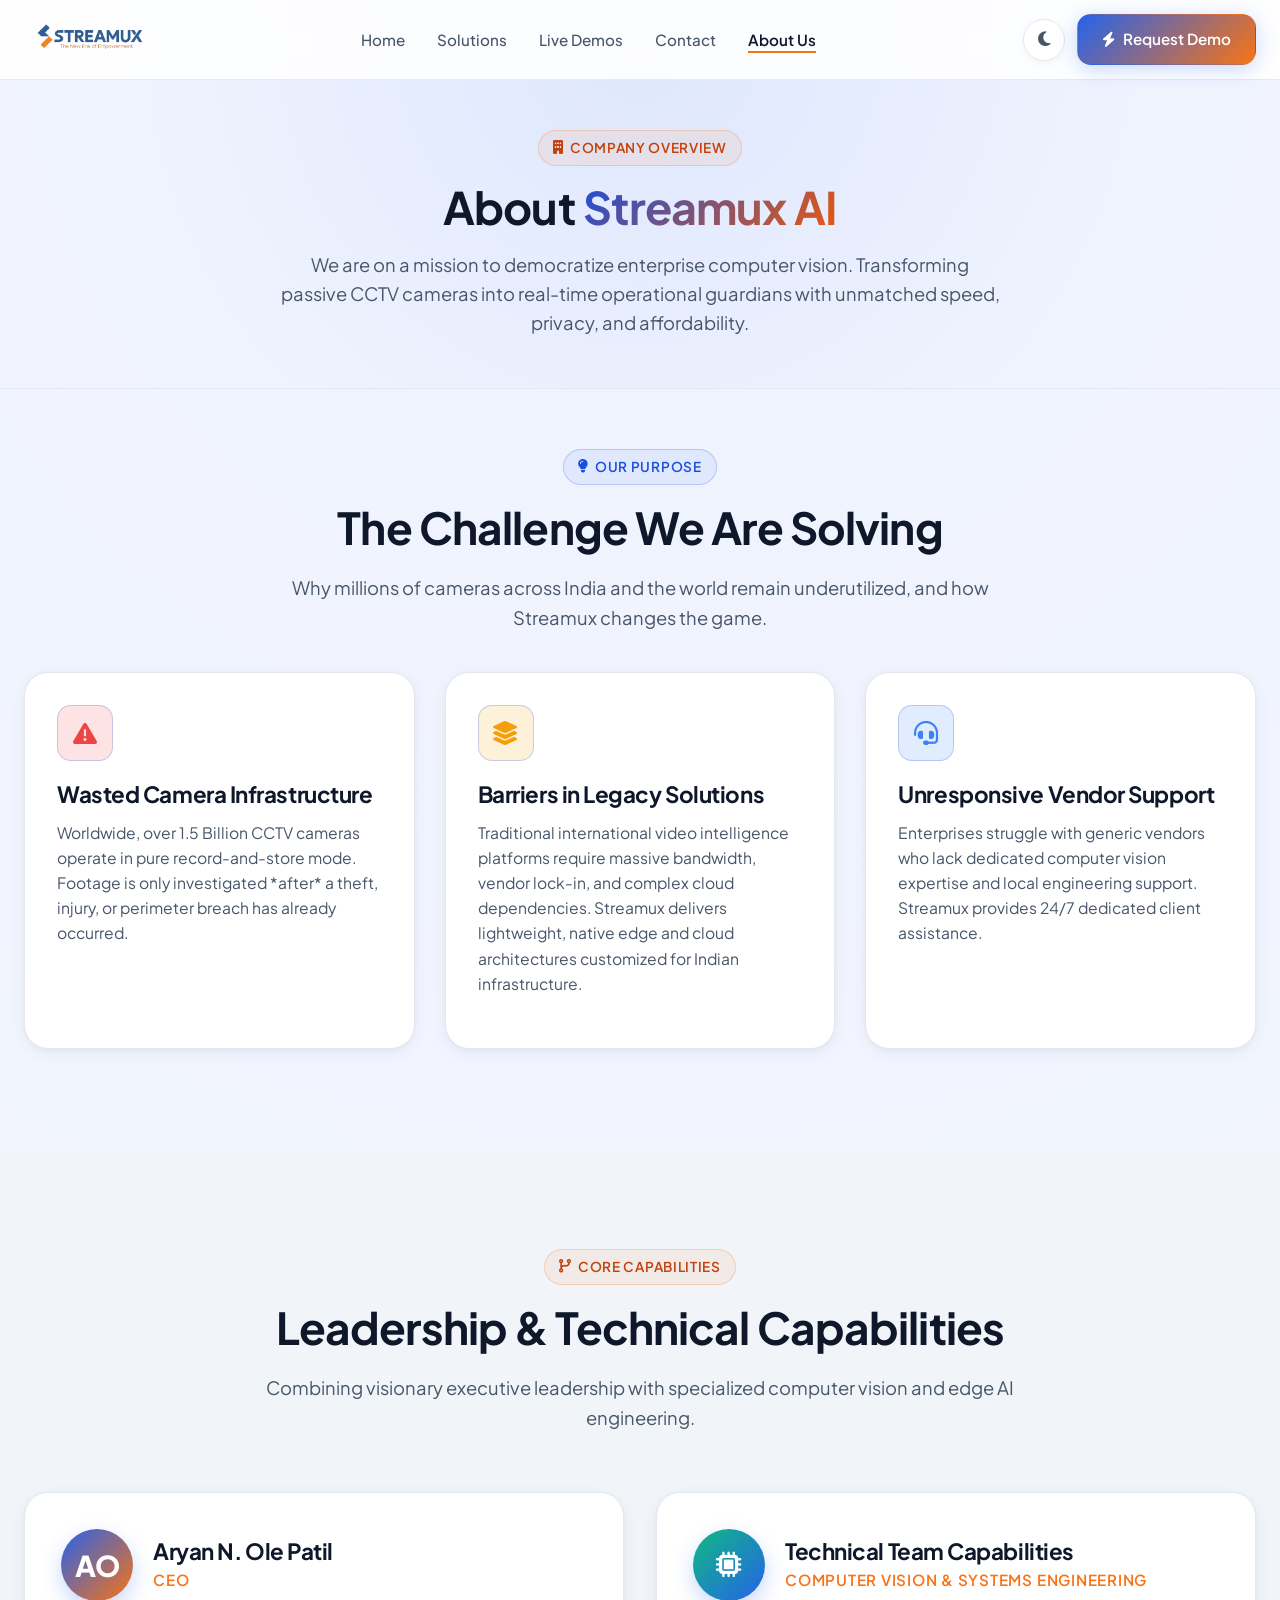
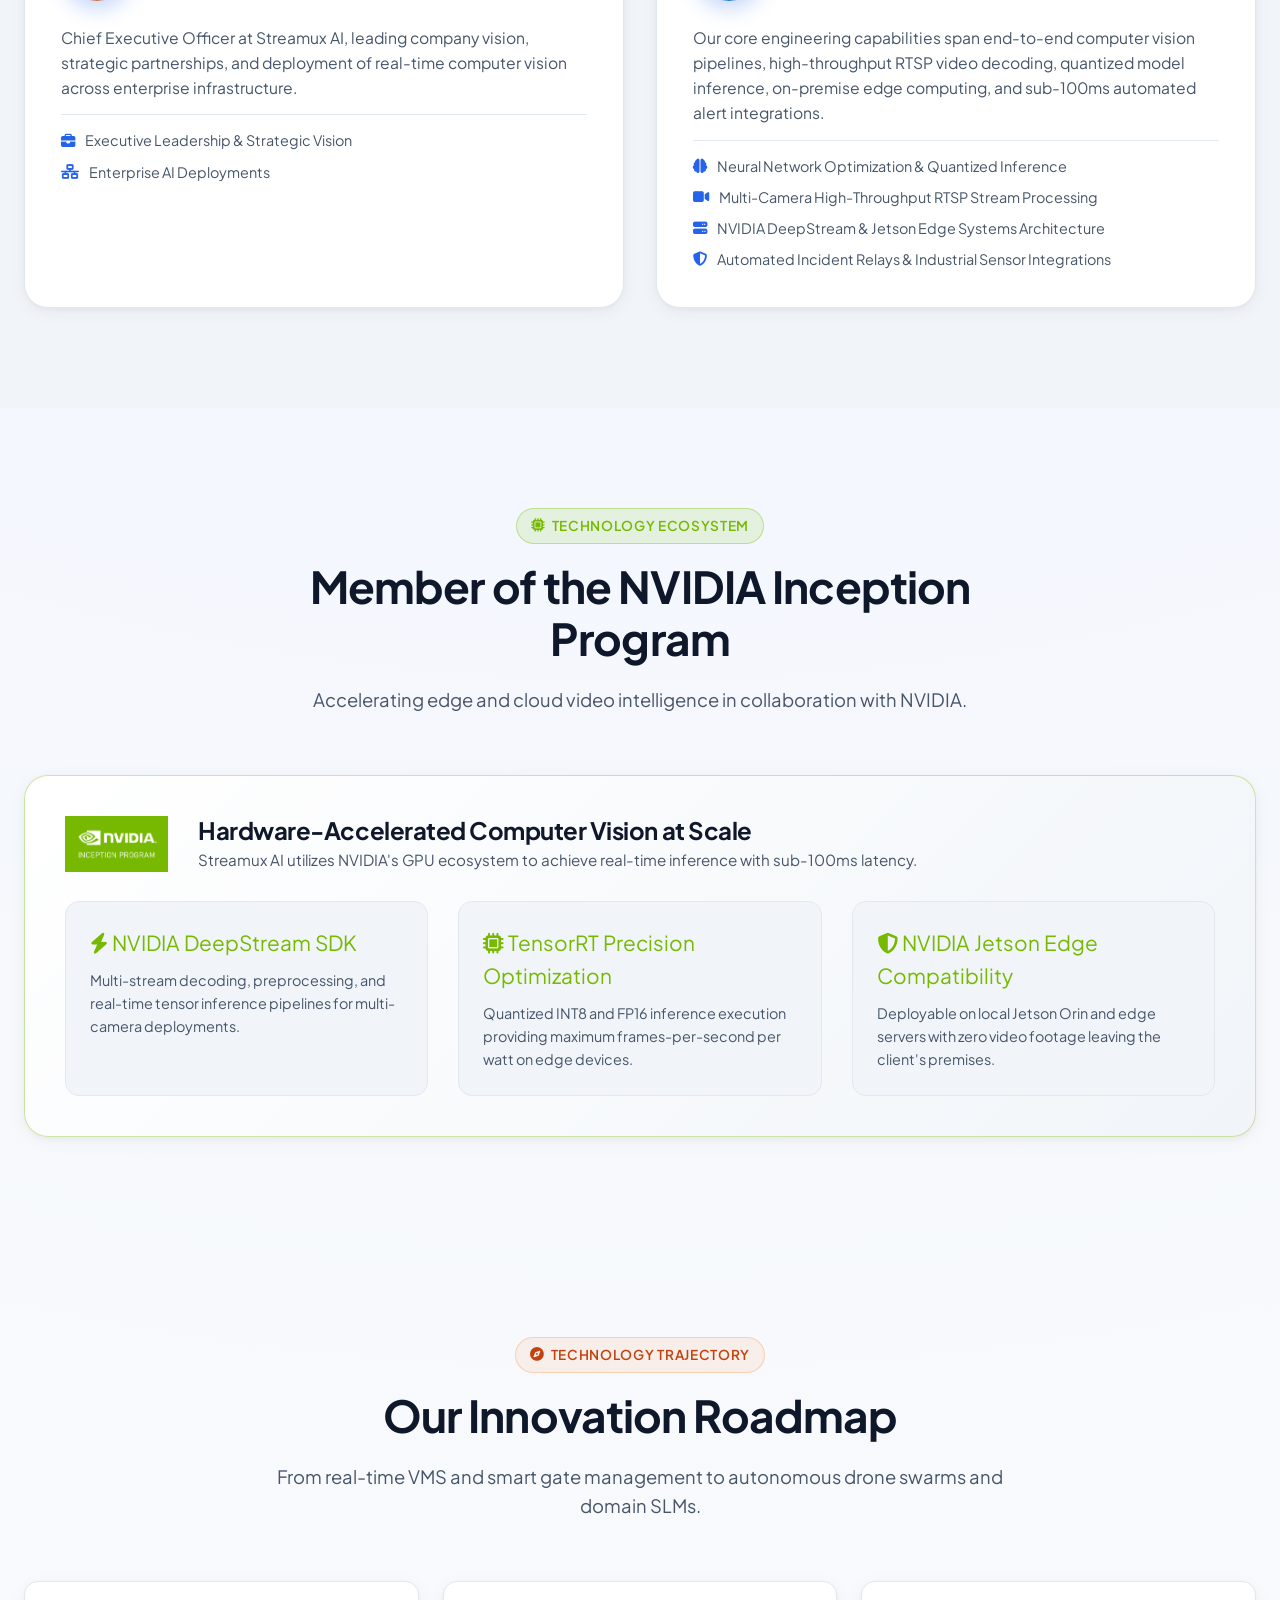
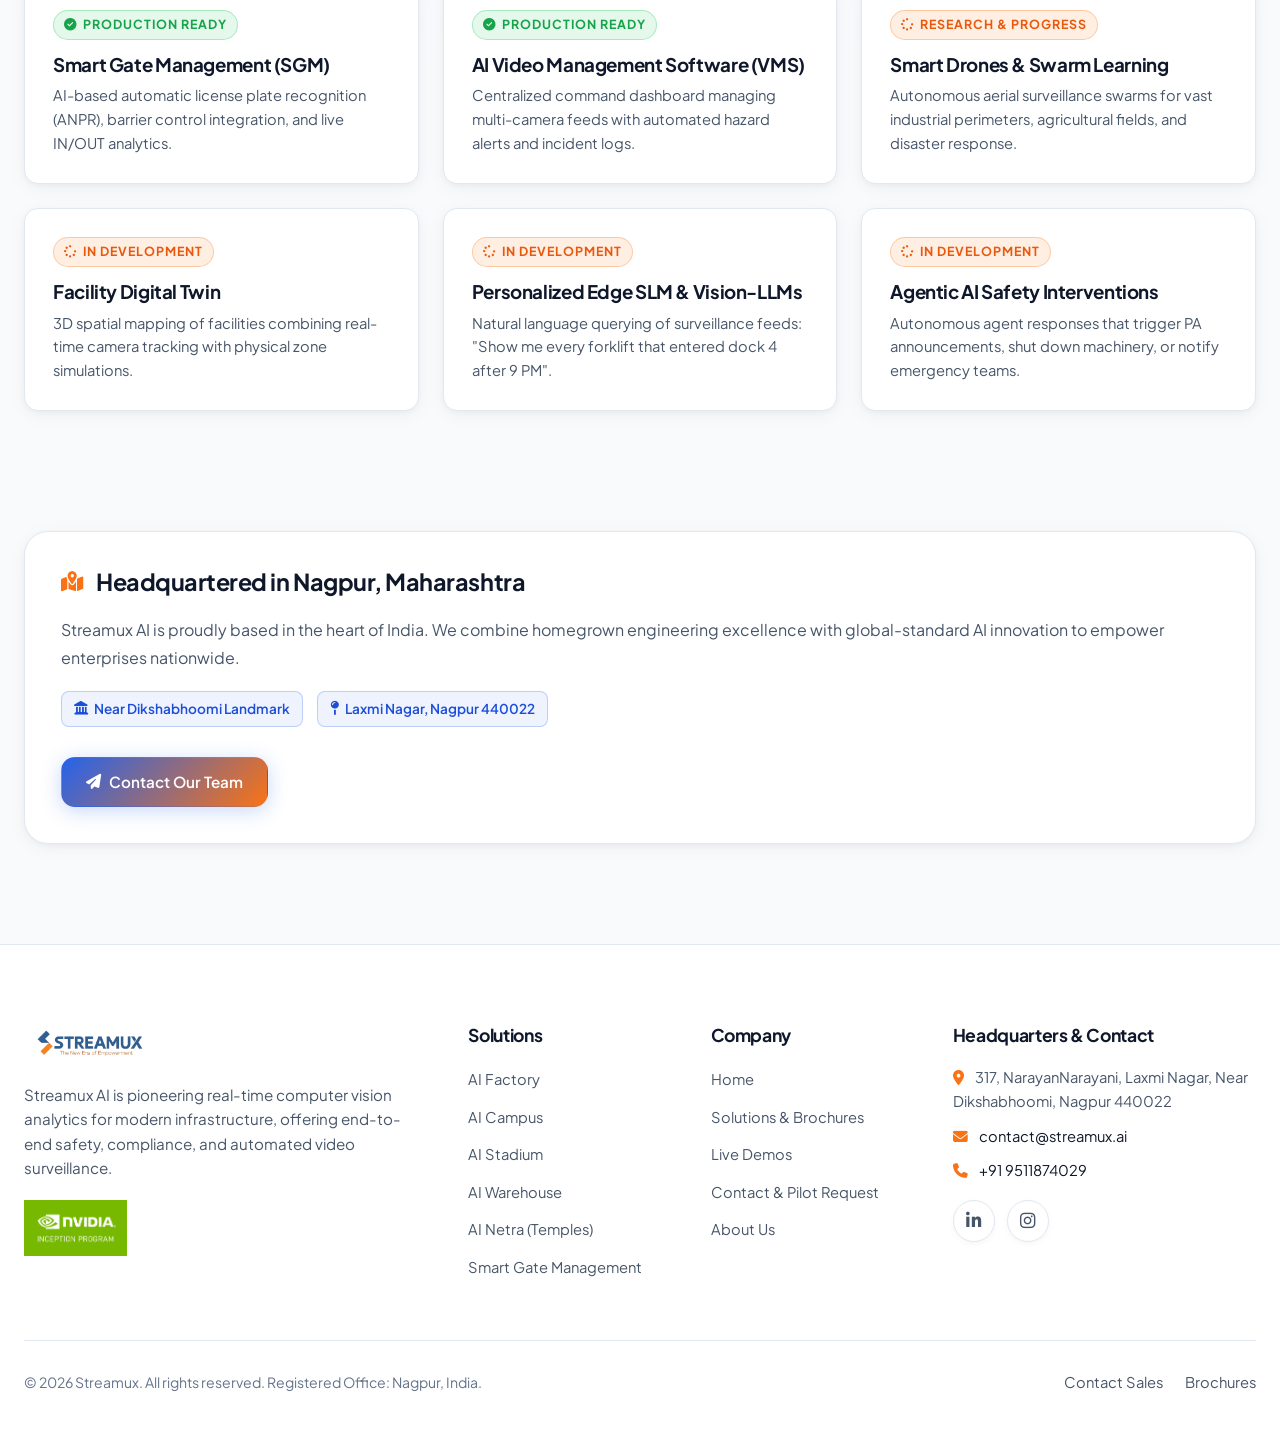
<file: about.html>
<!DOCTYPE html>
<html lang="en">
<head>
  <meta charset="UTF-8">
  <meta name="viewport" content="width=device-width, initial-scale=1.0">
  <title>About Us | Streamux AI - The New Era of Empowerment</title>
  <meta name="description" content="Learn about Streamux AI, an NVIDIA Inception Program member led by CEO Aryan N. Ole Patil, democratizing real-time video analytics and AI surveillance.">
  
  <!-- Preload Theme Script to Prevent Flash -->
  <script>
    (function() {
      const theme = localStorage.getItem('streamux-theme') || 'light';
      document.documentElement.setAttribute('data-theme', theme);
    })();
  </script>

  <!-- Preconnect Google Fonts -->
  <link rel="preconnect" href="https://fonts.googleapis.com">
  <link rel="preconnect" href="https://fonts.gstatic.com" crossorigin>
  <link href="https://fonts.googleapis.com/css2?family=Plus+Jakarta+Sans:ital,wght@0,300;0,400;0,500;0,600;0,700;0,800;1,400&family=JetBrains+Mono:wght@400;500;700&display=swap" rel="stylesheet">

  <!-- FontAwesome 6 Free -->
  <link rel="stylesheet" href="https://cdnjs.cloudflare.com/ajax/libs/font-awesome/6.4.0/css/all.min.css" integrity="sha512-iecdLmaskl7CVkqkXNQ/ZH/XLlvWZOJyj7Yy7tcenmpD1ypASozpmT/E0iPtmFIB46ZmdtAc9eNBvH0H/ZpiBw==" crossorigin="anonymous" referrerpolicy="no-referrer" />
  
  <link rel="stylesheet" href="css/style.css?v=2.6">
  <link rel="icon" type="image/jpeg" href="assets/logo/Streamux_Logo.jpg">
</head>
<body>

  <!-- Navigation Bar -->
  <nav class="navbar" id="navbar">
    <div class="navbar-container">
      <a href="index.html" class="brand-logo">
        <img src="assets/logo/Streamux_The_New_Era_Of_Empowerment.png" alt="Streamux AI">
      </a>
      
      <ul class="nav-menu" id="navMenu">
        <li><a href="index.html" class="nav-link">Home</a></li>
        <li><a href="solutions.html" class="nav-link">Solutions</a></li>
        <li><a href="demos.html" class="nav-link">Live Demos</a></li>
        <li><a href="contact.html" class="nav-link">Contact</a></li>
        <li><a href="about.html" class="nav-link active">About Us</a></li>
      </ul>

      <div class="nav-actions">
        <button class="theme-toggle-btn" id="themeToggle" aria-label="Toggle dark/light mode" title="Toggle theme">
          <i class="fas fa-moon"></i>
        </button>
        <a href="contact.html" class="btn btn-primary">
          <i class="fas fa-bolt"></i> Request Demo
        </a>
      </div>

      <button class="mobile-toggle" id="mobileNavToggle" aria-label="Toggle navigation menu">
        <i class="fas fa-bars"></i>
      </button>
    </div>
  </nav>

  <!-- Subpage Hero -->
  <header class="subpage-hero">
    <div class="badge badge-orange"><i class="fas fa-building"></i> Company Overview</div>
    <h1>About <span class="gradient-text">Streamux AI</span></h1>
    <p>
      We are on a mission to democratize enterprise computer vision. Transforming passive CCTV cameras into real-time operational guardians with unmatched speed, privacy, and affordability.
    </p>
  </header>

  <!-- Mission & Problem Statement -->
  <section class="section" style="padding-top: 60px;">
    <div class="section-header" style="margin-bottom: 40px;">
      <div class="badge"><i class="fas fa-lightbulb"></i> Our Purpose</div>
      <h2 class="section-title">The Challenge We Are Solving</h2>
      <p class="section-subtitle">Why millions of cameras across India and the world remain underutilized, and how Streamux changes the game.</p>
    </div>

    <div class="grid-3">
      <div class="card">
        <div class="card-icon" style="color: #EF4444; background: rgba(239, 68, 68, 0.15);"><i class="fas fa-exclamation-triangle"></i></div>
        <h3 class="card-title">Wasted Camera Infrastructure</h3>
        <p class="card-desc">
          Worldwide, over 1.5 Billion CCTV cameras operate in pure record-and-store mode. Footage is only investigated *after* a theft, injury, or perimeter breach has already occurred.
        </p>
      </div>

      <div class="card">
        <div class="card-icon" style="color: #F59E0B; background: rgba(245, 158, 11, 0.15);"><i class="fas fa-layer-group"></i></div>
        <h3 class="card-title">Barriers in Legacy Solutions</h3>
        <p class="card-desc">
          Traditional international video intelligence platforms require massive bandwidth, vendor lock-in, and complex cloud dependencies. Streamux delivers lightweight, native edge and cloud architectures customized for Indian infrastructure.
        </p>
      </div>

      <div class="card">
        <div class="card-icon" style="color: #3B82F6; background: rgba(59, 130, 246, 0.15);"><i class="fas fa-headset"></i></div>
        <h3 class="card-title">Unresponsive Vendor Support</h3>
        <p class="card-desc">
          Enterprises struggle with generic vendors who lack dedicated computer vision expertise and local engineering support. Streamux provides 24/7 dedicated client assistance.
        </p>
      </div>
    </div>
  </section>

  <!-- Founders & Leadership Section -->
  <section class="section section-alt">
    <div class="section-header">
      <div class="badge badge-orange"><i class="fas fa-code-branch"></i> Core Capabilities</div>
      <h2 class="section-title">Leadership & Technical Capabilities</h2>
      <p class="section-subtitle">Combining visionary executive leadership with specialized computer vision and edge AI engineering.</p>
    </div>

    <div class="founders-grid">
      <!-- Aryan N. Ole Patil -->
      <div class="founder-card">
        <div class="founder-header">
          <div class="founder-avatar" style="background: linear-gradient(135deg, #2563EB, #F97316);">AO</div>
          <div class="founder-title-info">
            <h3>Aryan N. Ole Patil</h3>
            <div class="founder-role">CEO</div>
          </div>
        </div>
        <p style="color: var(--text-muted); font-size: 0.98rem; line-height: 1.6;">
          Chief Executive Officer at Streamux AI, leading company vision, strategic partnerships, and deployment of real-time computer vision across enterprise infrastructure.
        </p>
        <div class="founder-credentials">
          <div class="credential-item">
            <i class="fas fa-briefcase"></i> Executive Leadership & Strategic Vision
          </div>
          <div class="credential-item">
            <i class="fas fa-network-wired"></i> Enterprise AI Deployments
          </div>
        </div>
      </div>

      <!-- Technical Team Capabilities -->
      <div class="founder-card">
        <div class="founder-header">
          <div class="founder-avatar" style="background: linear-gradient(135deg, #10B981, #2563EB);">
            <i class="fas fa-microchip" style="font-size: 1.6rem; color: #FFFFFF;"></i>
          </div>
          <div class="founder-title-info">
            <h3>Technical Team Capabilities</h3>
            <div class="founder-role">Computer Vision & Systems Engineering</div>
          </div>
        </div>
        <p style="color: var(--text-muted); font-size: 0.98rem; line-height: 1.6;">
          Our core engineering capabilities span end-to-end computer vision pipelines, high-throughput RTSP video decoding, quantized model inference, on-premise edge computing, and sub-100ms automated alert integrations.
        </p>
        <div class="founder-credentials">
          <div class="credential-item">
            <i class="fas fa-brain"></i> Neural Network Optimization & Quantized Inference
          </div>
          <div class="credential-item">
            <i class="fas fa-video"></i> Multi-Camera High-Throughput RTSP Stream Processing
          </div>
          <div class="credential-item">
            <i class="fas fa-server"></i> NVIDIA DeepStream & Jetson Edge Systems Architecture
          </div>
          <div class="credential-item">
            <i class="fas fa-shield-alt"></i> Automated Incident Relays & Industrial Sensor Integrations
          </div>
        </div>
      </div>
    </div>
  </section>

  <!-- NVIDIA Inception Program Deep Dive -->
  <section class="section" id="nvidia">
    <div class="section-header">
      <div class="badge" style="background: rgba(118, 185, 0, 0.12); border-color: rgba(118, 185, 0, 0.35); color: #76B900;">
        <i class="fas fa-microchip"></i> Technology Ecosystem
      </div>
      <h2 class="section-title">Member of the NVIDIA Inception Program</h2>
      <p class="section-subtitle">Accelerating edge and cloud video intelligence in collaboration with NVIDIA.</p>
    </div>

    <div class="card" style="border-color: rgba(118, 185, 0, 0.35); padding: 40px; background: var(--nvidia-banner-bg);">
      <div style="display: flex; gap: 30px; align-items: center; flex-wrap: wrap; margin-bottom: 28px;">
        <div class="nvidia-inception-pill nvidia-inception-pill--lg">
          <img src="assets/logo/Nvidia_Inception_Program.png" alt="NVIDIA Inception Program Member">
        </div>
        <div>
          <h3 style="font-size: 1.5rem; margin-bottom: 4px;">Hardware-Accelerated Computer Vision at Scale</h3>
          <p style="color: var(--text-muted); font-size: 0.95rem;">Streamux AI utilizes NVIDIA's GPU ecosystem to achieve real-time inference with sub-100ms latency.</p>
        </div>
      </div>

      <div class="grid-3" style="margin-top: 20px;">
        <div style="background: var(--bg-card-alt); padding: 24px; border-radius: var(--radius-md); border: 1px solid var(--border-light);">
          <div style="color: #76B900; font-size: 1.3rem; margin-bottom: 10px;"><i class="fas fa-bolt"></i> NVIDIA DeepStream SDK</div>
          <p style="color: var(--text-muted); font-size: 0.9rem;">Multi-stream decoding, preprocessing, and real-time tensor inference pipelines for multi-camera deployments.</p>
        </div>

        <div style="background: var(--bg-card-alt); padding: 24px; border-radius: var(--radius-md); border: 1px solid var(--border-light);">
          <div style="color: #76B900; font-size: 1.3rem; margin-bottom: 10px;"><i class="fas fa-microchip"></i> TensorRT Precision Optimization</div>
          <p style="color: var(--text-muted); font-size: 0.9rem;">Quantized INT8 and FP16 inference execution providing maximum frames-per-second per watt on edge devices.</p>
        </div>

        <div style="background: var(--bg-card-alt); padding: 24px; border-radius: var(--radius-md); border: 1px solid var(--border-light);">
          <div style="color: #76B900; font-size: 1.3rem; margin-bottom: 10px;"><i class="fas fa-shield-alt"></i> NVIDIA Jetson Edge Compatibility</div>
          <p style="color: var(--text-muted); font-size: 0.9rem;">Deployable on local Jetson Orin and edge servers with zero video footage leaving the client's premises.</p>
        </div>
      </div>
    </div>
  </section>

  <!-- Innovation Roadmap -->
  <section class="section">
    <div class="section-header">
      <div class="badge badge-orange"><i class="fas fa-compass"></i> Technology Trajectory</div>
      <h2 class="section-title">Our Innovation Roadmap</h2>
      <p class="section-subtitle">From real-time VMS and smart gate management to autonomous drone swarms and domain SLMs.</p>
    </div>

    <div class="roadmap-grid">
      <!-- SGM -->
      <div class="roadmap-card">
        <span class="roadmap-status live"><i class="fas fa-check-circle"></i> Production Ready</span>
        <h3>Smart Gate Management (SGM)</h3>
        <p style="color: var(--text-muted); font-size: 0.92rem; margin-top: 8px;">
          AI-based automatic license plate recognition (ANPR), barrier control integration, and live IN/OUT analytics.
        </p>
      </div>

      <!-- VMS -->
      <div class="roadmap-card">
        <span class="roadmap-status live"><i class="fas fa-check-circle"></i> Production Ready</span>
        <h3>AI Video Management Software (VMS)</h3>
        <p style="color: var(--text-muted); font-size: 0.92rem; margin-top: 8px;">
          Centralized command dashboard managing multi-camera feeds with automated hazard alerts and incident logs.
        </p>
      </div>

      <!-- Drone Swarm -->
      <div class="roadmap-card">
        <span class="roadmap-status progress"><i class="fas fa-spinner fa-spin"></i> Research & Progress</span>
        <h3>Smart Drones & Swarm Learning</h3>
        <p style="color: var(--text-muted); font-size: 0.92rem; margin-top: 8px;">
          Autonomous aerial surveillance swarms for vast industrial perimeters, agricultural fields, and disaster response.
        </p>
      </div>

      <!-- Digital Twin -->
      <div class="roadmap-card">
        <span class="roadmap-status progress"><i class="fas fa-spinner fa-spin"></i> In Development</span>
        <h3>Facility Digital Twin</h3>
        <p style="color: var(--text-muted); font-size: 0.92rem; margin-top: 8px;">
          3D spatial mapping of facilities combining real-time camera tracking with physical zone simulations.
        </p>
      </div>

      <!-- Personalized LLM/SLM -->
      <div class="roadmap-card">
        <span class="roadmap-status progress"><i class="fas fa-spinner fa-spin"></i> In Development</span>
        <h3>Personalized Edge SLM & Vision-LLMs</h3>
        <p style="color: var(--text-muted); font-size: 0.92rem; margin-top: 8px;">
          Natural language querying of surveillance feeds: "Show me every forklift that entered dock 4 after 9 PM".
        </p>
      </div>

      <!-- Agentic AI -->
      <div class="roadmap-card">
        <span class="roadmap-status progress"><i class="fas fa-spinner fa-spin"></i> In Development</span>
        <h3>Agentic AI Safety Interventions</h3>
        <p style="color: var(--text-muted); font-size: 0.92rem; margin-top: 8px;">
          Autonomous agent responses that trigger PA announcements, shut down machinery, or notify emergency teams.
        </p>
      </div>
    </div>
  </section>

  <!-- Nagpur HQ Section -->
  <section class="section" style="padding-top: 20px;">
    <div class="address-card">
      <div class="address-title">
        <i class="fas fa-map-marked-alt"></i>
        <h3>Headquartered in Nagpur, Maharashtra</h3>
      </div>
      <p class="address-text">
        Streamux AI is proudly based in the heart of India. We combine homegrown engineering excellence with global-standard AI innovation to empower enterprises nationwide.
      </p>
      <div style="display: flex; gap: 14px; flex-wrap: wrap; align-items: center;">
        <span class="landmark-badge"><i class="fas fa-landmark"></i> Near Dikshabhoomi Landmark</span>
        <span class="landmark-badge"><i class="fas fa-map-pin"></i> Laxmi Nagar, Nagpur 440022</span>
      </div>
      <div style="margin-top: 10px;">
        <a href="contact.html" class="btn btn-primary">
          <i class="fas fa-paper-plane"></i> Contact Our Team
        </a>
      </div>
    </div>
  </section>

  <!-- Footer -->
  <footer class="footer">
    <div class="footer-grid">
      <div class="footer-brand">
        <a href="index.html" class="brand-logo">
          <img src="assets/logo/Streamux_The_New_Era_Of_Empowerment.png" alt="Streamux AI">
        </a>
        <p>
          Streamux AI is pioneering real-time computer vision analytics for modern infrastructure, offering end-to-end safety, compliance, and automated video surveillance.
        </p>
        <div style="margin-top: 20px;">
          <div class="nvidia-inception-pill nvidia-inception-pill--lg">
            <img src="assets/logo/Nvidia_Inception_Program.png" alt="NVIDIA Inception Program Member">
          </div>
        </div>
      </div>

      <div>
        <h4 class="footer-title">Solutions</h4>
        <ul class="footer-links">
          <li><a href="solutions.html#factory" class="footer-link">AI Factory</a></li>
          <li><a href="solutions.html#campus" class="footer-link">AI Campus</a></li>
          <li><a href="solutions.html#stadium" class="footer-link">AI Stadium</a></li>
          <li><a href="solutions.html#warehouse" class="footer-link">AI Warehouse</a></li>
          <li><a href="solutions.html#netra" class="footer-link">AI Netra (Temples)</a></li>
          <li><a href="solutions.html#gate" class="footer-link">Smart Gate Management</a></li>
        </ul>
      </div>

      <div>
        <h4 class="footer-title">Company</h4>
        <ul class="footer-links">
          <li><a href="index.html" class="footer-link">Home</a></li>
          <li><a href="solutions.html" class="footer-link">Solutions & Brochures</a></li>
          <li><a href="demos.html" class="footer-link">Live Demos</a></li>
          <li><a href="contact.html" class="footer-link">Contact & Pilot Request</a></li>
          <li><a href="about.html" class="footer-link">About Us</a></li>
        </ul>
      </div>

      <div>
        <h4 class="footer-title">Headquarters & Contact</h4>
        <p style="color: var(--text-muted); font-size: 0.92rem; margin-bottom: 12px; line-height: 1.6;">
          <i class="fas fa-map-marker-alt" style="color: var(--brand-orange); margin-right: 8px;"></i>
          317, NarayanNarayani, Laxmi Nagar, Near Dikshabhoomi, Nagpur 440022
        </p>
        <p style="color: var(--text-muted); font-size: 0.92rem; margin-bottom: 10px;">
          <i class="fas fa-envelope" style="color: var(--brand-orange); margin-right: 8px;"></i> 
          <a href="mailto:contact@streamux.ai" style="color: var(--text-main); text-decoration: none;">contact@streamux.ai</a>
        </p>
        <p style="color: var(--text-muted); font-size: 0.92rem; margin-bottom: 18px;">
          <i class="fas fa-phone" style="color: var(--brand-orange); margin-right: 8px;"></i> 
          <a href="tel:+919511874029" style="color: var(--text-main); text-decoration: none;">+91 9511874029</a>
        </p>
        
        <div class="social-links-row">
          <a href="https://www.linkedin.com/company/streamux/posts/?feedView=all" target="_blank" rel="noopener noreferrer" class="social-link-btn linkedin" aria-label="Streamux LinkedIn">
            <i class="fab fa-linkedin-in"></i>
          </a>
          <a href="https://www.instagram.com/streamux.ai/" target="_blank" rel="noopener noreferrer" class="social-link-btn instagram" aria-label="Streamux Instagram">
            <i class="fab fa-instagram"></i>
          </a>
        </div>
      </div>
    </div>

    <div class="footer-bottom">
      <div>&copy; 2026 Streamux. All rights reserved. Registered Office: Nagpur, India.</div>
      <div>
        <a href="contact.html" class="footer-link" style="margin-right: 20px;">Contact Sales</a>
        <a href="solutions.html" class="footer-link">Brochures</a>
      </div>
    </div>
  </footer>

  <script src="js/main.js?v=2.6"></script>
</body>
</html>
</file>
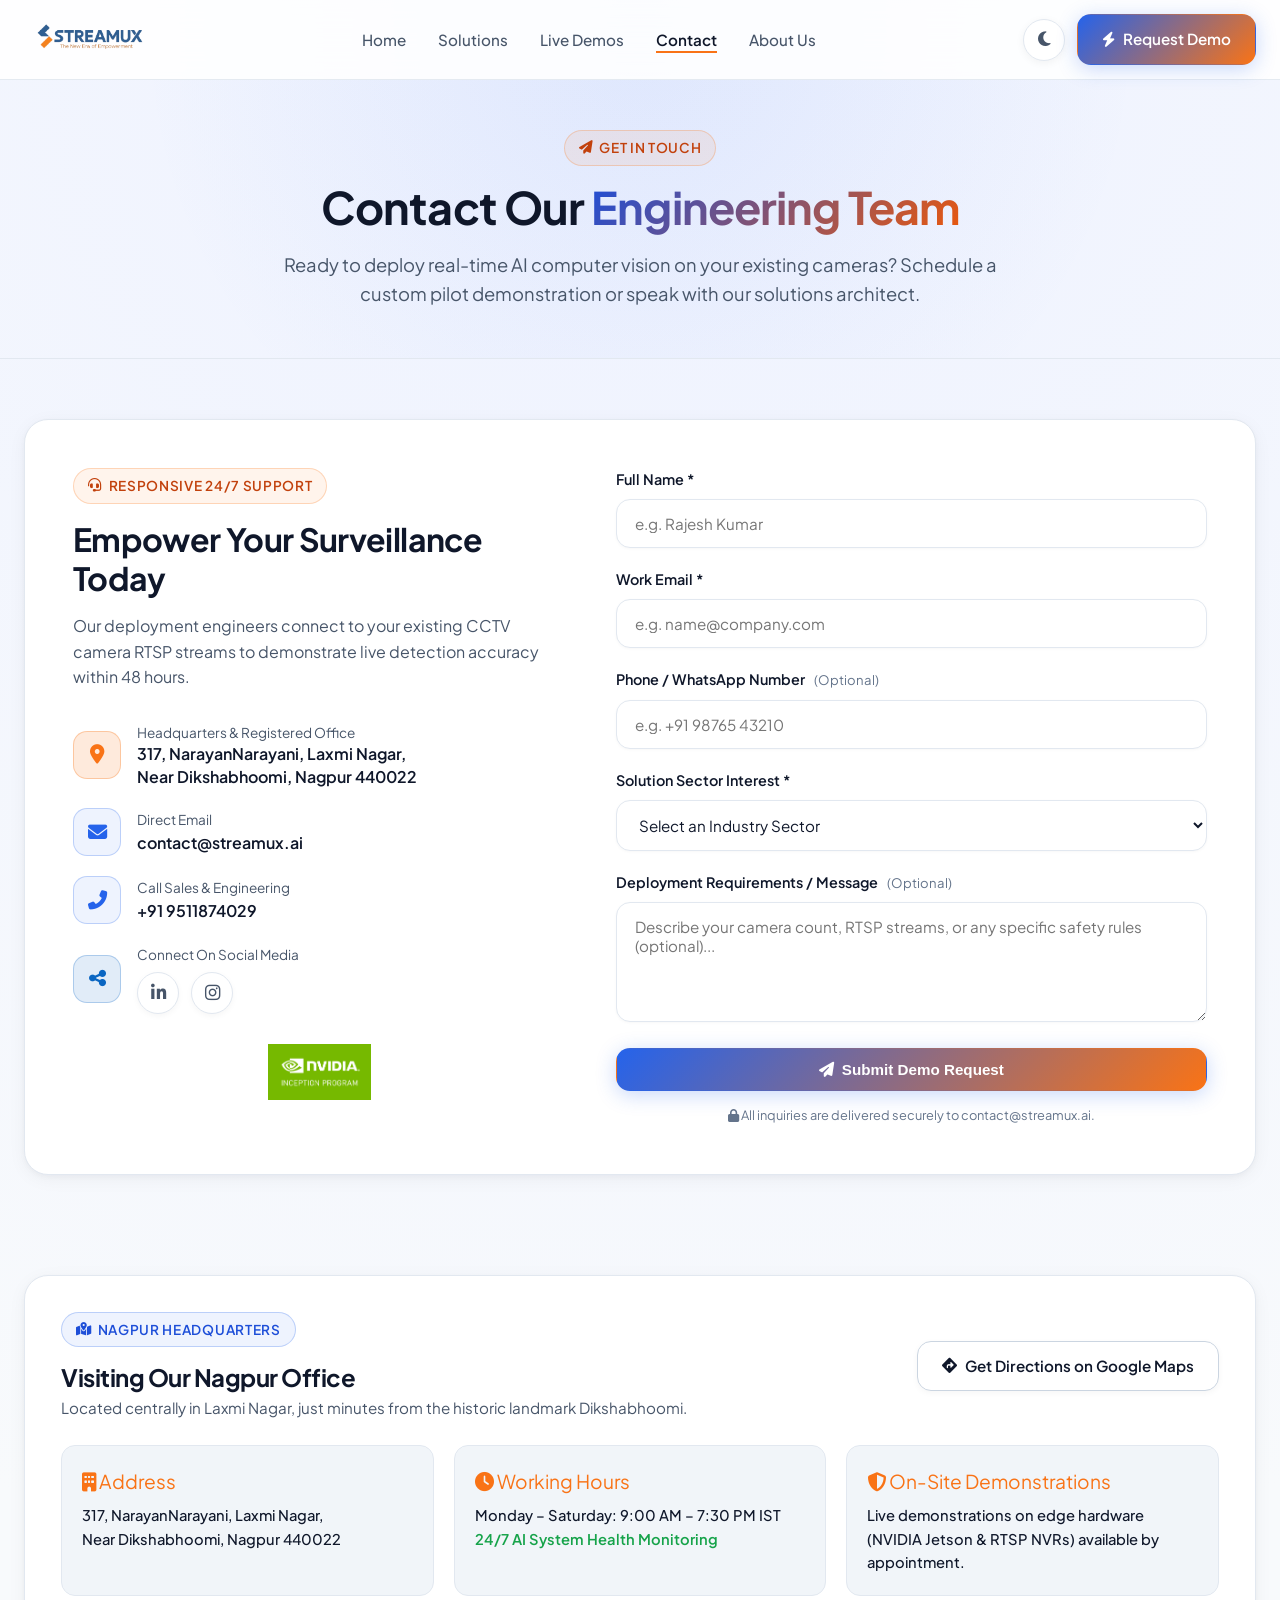
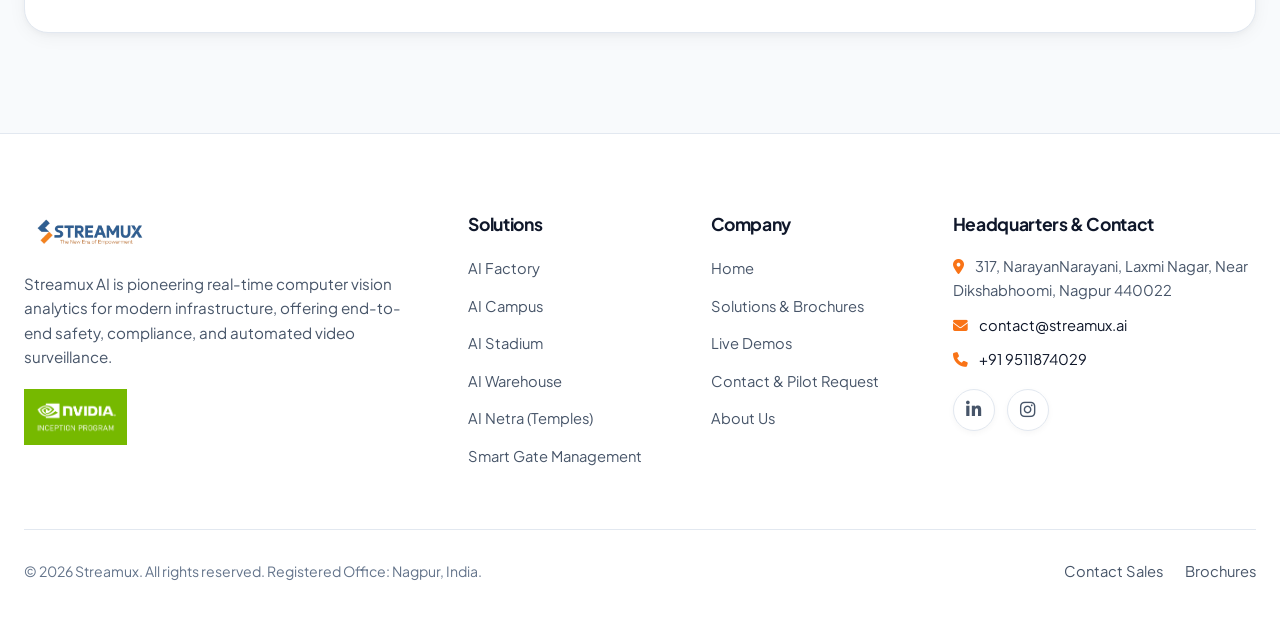
<file: contact.html>
<!DOCTYPE html>
<html lang="en">
<head>
  <meta charset="UTF-8">
  <meta name="viewport" content="width=device-width, initial-scale=1.0">
  <title>Contact Us & Request Demo | Streamux AI</title>
  <meta name="description" content="Contact Streamux AI to schedule a live pilot demonstration of computer vision analytics on your cameras. Headquartered in Laxmi Nagar, Nagpur.">
  
  <!-- Preload Theme Script to Prevent Flash -->
  <script>
    (function() {
      const theme = localStorage.getItem('streamux-theme') || 'light';
      document.documentElement.setAttribute('data-theme', theme);
    })();
  </script>

  <!-- Preconnect Google Fonts -->
  <link rel="preconnect" href="https://fonts.googleapis.com">
  <link rel="preconnect" href="https://fonts.gstatic.com" crossorigin>
  <link href="https://fonts.googleapis.com/css2?family=Plus+Jakarta+Sans:ital,wght@0,300;0,400;0,500;0,600;0,700;0,800;1,400&family=JetBrains+Mono:wght@400;500;700&display=swap" rel="stylesheet">

  <!-- FontAwesome 6 Free -->
  <link rel="stylesheet" href="https://cdnjs.cloudflare.com/ajax/libs/font-awesome/6.4.0/css/all.min.css" integrity="sha512-iecdLmaskl7CVkqkXNQ/ZH/XLlvWZOJyj7Yy7tcenmpD1ypASozpmT/E0iPtmFIB46ZmdtAc9eNBvH0H/ZpiBw==" crossorigin="anonymous" referrerpolicy="no-referrer" />
  
  <link rel="stylesheet" href="css/style.css?v=2.6">
  <link rel="icon" type="image/jpeg" href="assets/logo/Streamux_Logo.jpg">
</head>
<body>

  <!-- Navigation Bar -->
  <nav class="navbar" id="navbar">
    <div class="navbar-container">
      <a href="index.html" class="brand-logo">
        <img src="assets/logo/Streamux_The_New_Era_Of_Empowerment.png" alt="Streamux AI">
      </a>
      
      <ul class="nav-menu" id="navMenu">
        <li><a href="index.html" class="nav-link">Home</a></li>
        <li><a href="solutions.html" class="nav-link">Solutions</a></li>
        <li><a href="demos.html" class="nav-link">Live Demos</a></li>
        <li><a href="contact.html" class="nav-link active">Contact</a></li>
        <li><a href="about.html" class="nav-link">About Us</a></li>
      </ul>

      <div class="nav-actions">
        <button class="theme-toggle-btn" id="themeToggle" aria-label="Toggle dark/light mode" title="Toggle theme">
          <i class="fas fa-moon"></i>
        </button>
        <a href="contact.html" class="btn btn-primary">
          <i class="fas fa-bolt"></i> Request Demo
        </a>
      </div>

      <button class="mobile-toggle" id="mobileNavToggle" aria-label="Toggle navigation menu">
        <i class="fas fa-bars"></i>
      </button>
    </div>
  </nav>

  <!-- Subpage Hero -->
  <header class="subpage-hero">
    <div class="badge badge-orange"><i class="fas fa-paper-plane"></i> Get In Touch</div>
    <h1>Contact Our <span class="gradient-text">Engineering Team</span></h1>
    <p>
      Ready to deploy real-time AI computer vision on your existing cameras? Schedule a custom pilot demonstration or speak with our solutions architect.
    </p>
  </header>

  <!-- Contact Grid Section -->
  <section class="section" style="padding-top: 60px;">
    <div class="contact-container">
      
      <!-- Contact Information -->
      <div class="contact-info">
        <div class="badge badge-orange"><i class="fas fa-headset"></i> Responsive 24/7 Support</div>
        <h3>Empower Your Surveillance Today</h3>
        <p style="color: var(--text-muted); font-size: 1rem; line-height: 1.6;">
          Our deployment engineers connect to your existing CCTV camera RTSP streams to demonstrate live detection accuracy within 48 hours.
        </p>

        <div class="contact-details">
          <!-- Office Address -->
          <div class="detail-item">
            <div class="detail-icon" style="background: rgba(249, 115, 22, 0.15); color: var(--brand-orange); border-color: rgba(249, 115, 22, 0.3);">
              <i class="fas fa-map-marker-alt"></i>
            </div>
            <div>
              <div style="font-size: 0.85rem; color: var(--text-muted);">Headquarters & Registered Office</div>
              <div style="color: var(--text-main); font-weight: 600; line-height: 1.4;">
                317, NarayanNarayani, Laxmi Nagar,<br>Near Dikshabhoomi, Nagpur 440022
              </div>
            </div>
          </div>

          <!-- Email -->
          <div class="detail-item">
            <div class="detail-icon"><i class="fas fa-envelope"></i></div>
            <div>
              <div style="font-size: 0.85rem; color: var(--text-muted);">Direct Email</div>
              <a href="mailto:contact@streamux.ai" style="color: var(--text-main); font-weight: 600; text-decoration: none;">
                contact@streamux.ai
              </a>
            </div>
          </div>

          <!-- Phone -->
          <div class="detail-item">
            <div class="detail-icon"><i class="fas fa-phone-alt"></i></div>
            <div>
              <div style="font-size: 0.85rem; color: var(--text-muted);">Call Sales & Engineering</div>
              <a href="tel:+919511874029" style="color: var(--text-main); font-weight: 600; text-decoration: none;">
                +91 9511874029
              </a>
            </div>
          </div>

          <!-- Social Channels -->
          <div class="detail-item">
            <div class="detail-icon" style="background: rgba(10, 102, 194, 0.12); color: #0A66C2; border-color: rgba(10, 102, 194, 0.25);">
              <i class="fas fa-share-alt"></i>
            </div>
            <div>
              <div style="font-size: 0.85rem; color: var(--text-muted); margin-bottom: 6px;">Connect On Social Media</div>
              <div class="social-links-row">
                <a href="https://www.linkedin.com/company/streamux/posts/?feedView=all" target="_blank" rel="noopener noreferrer" class="social-link-btn linkedin" aria-label="LinkedIn">
                  <i class="fab fa-linkedin-in"></i>
                </a>
                <a href="https://www.instagram.com/streamux.ai/" target="_blank" rel="noopener noreferrer" class="social-link-btn instagram" aria-label="Instagram">
                  <i class="fab fa-instagram"></i>
                </a>
              </div>
            </div>
          </div>

          <!-- NVIDIA Inception Recognition -->
          <div style="margin-top: 10px;">
            <div class="nvidia-inception-pill nvidia-inception-pill--lg" style="width: 100%; justify-content: center;">
              <img src="assets/logo/Nvidia_Inception_Program.png" alt="NVIDIA Inception Program Member">
            </div>
          </div>
        </div>
      </div>

      <!-- Contact Form Wrapper -->
      <div class="contact-form-wrapper">
        
        <!-- Success Alert -->
        <div id="formSuccess" class="alert-box success" style="display: none;">
          <i class="fas fa-check-circle" style="font-size: 1.3rem;"></i>
          <div>
            <strong>Thank you!</strong> Your demo request has been sent to <code>contact@streamux.ai</code>. We will reach out to you within 4 hours.
          </div>
        </div>

        <!-- Error Alert (Fallback) -->
        <div id="formError" class="alert-box error" style="display: none;">
          <i class="fas fa-exclamation-circle" style="font-size: 1.3rem;"></i>
          <div>
            Could not submit automatically. Please email us directly at <a href="mailto:contact@streamux.ai" style="color: var(--primary-blue); text-decoration: underline;">contact@streamux.ai</a> or call +91 9511874029.
          </div>
        </div>

        <form id="contactForm">
          <!-- Full Name -->
          <div class="form-group">
            <label class="form-label">Full Name *</label>
            <input type="text" name="name" class="form-input" placeholder="e.g. Rajesh Kumar" required>
          </div>

          <!-- Work Email -->
          <div class="form-group">
            <label class="form-label">Work Email *</label>
            <input type="email" name="email" class="form-input" placeholder="e.g. name@company.com" required>
          </div>

          <!-- Phone Number -->
          <div class="form-group">
            <label class="form-label">Phone / WhatsApp Number <span class="optional-label">(Optional)</span></label>
            <input type="tel" name="phone" class="form-input" placeholder="e.g. +91 98765 43210">
          </div>

          <!-- Solution Sector -->
          <div class="form-group">
            <label class="form-label">Solution Sector Interest *</label>
            <select name="solution" class="form-select" required>
              <option value="">Select an Industry Sector</option>
              <option value="AI Factory (OSHA, PPE, Fire Safety)">Streamux AI Factory</option>
              <option value="AI Campus (Perimeter, Crowd, Conflict)">Streamux AI Campus</option>
              <option value="AI Stadium (Turnstile, Stampede, ANPR)">Streamux AI Stadium</option>
              <option value="AI Warehouse (Dock Analytics, Logistics)">Streamux AI Warehouse</option>
              <option value="AI Netra (Temples, Queue Flow)">Streamux AI Netra (Places of Worship)</option>
              <option value="Smart Gate Management (ANPR, Boom Barrier)">Smart Gate Management</option>
              <option value="Custom Computer Vision Request">Custom AI Analytics</option>
            </select>
          </div>

          <!-- Message / Deployment Requirements (OPTIONAL) -->
          <div class="form-group">
            <label class="form-label">
              Deployment Requirements / Message
              <span class="optional-label">(Optional)</span>
            </label>
            <textarea name="requirements" class="form-textarea" placeholder="Describe your camera count, RTSP streams, or any specific safety rules (optional)..."></textarea>
          </div>

          <button type="submit" class="btn btn-primary" style="width: 100%;">
            <i class="fas fa-paper-plane"></i> Submit Demo Request
          </button>

          <p style="text-align: center; color: var(--text-dim); font-size: 0.8rem; margin-top: 14px;">
            <i class="fas fa-lock"></i> All inquiries are delivered securely to contact@streamux.ai.
          </p>
        </form>
      </div>

    </div>
  </section>

  <!-- Headquarters Map & Landmark Card -->
  <section class="section" style="padding-top: 0;">
    <div class="card" style="padding: 36px; background: var(--bg-card); border: 1px solid var(--border-light);">
      <div style="display: flex; justify-content: space-between; align-items: center; flex-wrap: wrap; gap: 20px; margin-bottom: 24px;">
        <div>
          <div class="badge"><i class="fas fa-map-marked-alt"></i> Nagpur Headquarters</div>
          <h3 style="font-size: 1.5rem;">Visiting Our Nagpur Office</h3>
          <p style="color: var(--text-muted); font-size: 0.95rem; margin-top: 4px;">
            Located centrally in Laxmi Nagar, just minutes from the historic landmark Dikshabhoomi.
          </p>
        </div>
        <div>
          <a href="https://maps.google.com/?q=Laxmi+Nagar+Nagpur" target="_blank" rel="noopener noreferrer" class="btn btn-secondary">
            <i class="fas fa-directions"></i> Get Directions on Google Maps
          </a>
        </div>
      </div>

      <div style="display: grid; grid-template-columns: repeat(auto-fit, minmax(260px, 1fr)); gap: 20px;">
        <div style="background: var(--bg-card-alt); padding: 20px; border-radius: var(--radius-md); border: 1px solid var(--border-light);">
          <div style="color: var(--brand-orange); font-size: 1.2rem; margin-bottom: 8px;"><i class="fas fa-building"></i> Address</div>
          <p style="color: var(--text-main); font-weight: 500; font-size: 0.92rem;">
            317, NarayanNarayani, Laxmi Nagar,<br>Near Dikshabhoomi, Nagpur 440022
          </p>
        </div>

        <div style="background: var(--bg-card-alt); padding: 20px; border-radius: var(--radius-md); border: 1px solid var(--border-light);">
          <div style="color: var(--brand-orange); font-size: 1.2rem; margin-bottom: 8px;"><i class="fas fa-clock"></i> Working Hours</div>
          <p style="color: var(--text-main); font-weight: 500; font-size: 0.92rem;">
            Monday – Saturday: 9:00 AM – 7:30 PM IST<br>
            <span style="color: #16A34A; font-weight: 600;">24/7 AI System Health Monitoring</span>
          </p>
        </div>

        <div style="background: var(--bg-card-alt); padding: 20px; border-radius: var(--radius-md); border: 1px solid var(--border-light);">
          <div style="color: var(--brand-orange); font-size: 1.2rem; margin-bottom: 8px;"><i class="fas fa-shield-alt"></i> On-Site Demonstrations</div>
          <p style="color: var(--text-main); font-weight: 500; font-size: 0.92rem;">
            Live demonstrations on edge hardware (NVIDIA Jetson & RTSP NVRs) available by appointment.
          </p>
        </div>
      </div>
    </div>
  </section>

  <!-- Footer -->
  <footer class="footer">
    <div class="footer-grid">
      <div class="footer-brand">
        <a href="index.html" class="brand-logo">
          <img src="assets/logo/Streamux_The_New_Era_Of_Empowerment.png" alt="Streamux AI">
        </a>
        <p>
          Streamux AI is pioneering real-time computer vision analytics for modern infrastructure, offering end-to-end safety, compliance, and automated video surveillance.
        </p>
        <div style="margin-top: 20px;">
          <div class="nvidia-inception-pill nvidia-inception-pill--lg">
            <img src="assets/logo/Nvidia_Inception_Program.png" alt="NVIDIA Inception Program Member">
          </div>
        </div>
      </div>

      <div>
        <h4 class="footer-title">Solutions</h4>
        <ul class="footer-links">
          <li><a href="solutions.html#factory" class="footer-link">AI Factory</a></li>
          <li><a href="solutions.html#campus" class="footer-link">AI Campus</a></li>
          <li><a href="solutions.html#stadium" class="footer-link">AI Stadium</a></li>
          <li><a href="solutions.html#warehouse" class="footer-link">AI Warehouse</a></li>
          <li><a href="solutions.html#netra" class="footer-link">AI Netra (Temples)</a></li>
          <li><a href="solutions.html#gate" class="footer-link">Smart Gate Management</a></li>
        </ul>
      </div>

      <div>
        <h4 class="footer-title">Company</h4>
        <ul class="footer-links">
          <li><a href="index.html" class="footer-link">Home</a></li>
          <li><a href="solutions.html" class="footer-link">Solutions & Brochures</a></li>
          <li><a href="demos.html" class="footer-link">Live Demos</a></li>
          <li><a href="contact.html" class="footer-link">Contact & Pilot Request</a></li>
          <li><a href="about.html" class="footer-link">About Us</a></li>
        </ul>
      </div>

      <div>
        <h4 class="footer-title">Headquarters & Contact</h4>
        <p style="color: var(--text-muted); font-size: 0.92rem; margin-bottom: 12px; line-height: 1.6;">
          <i class="fas fa-map-marker-alt" style="color: var(--brand-orange); margin-right: 8px;"></i>
          317, NarayanNarayani, Laxmi Nagar, Near Dikshabhoomi, Nagpur 440022
        </p>
        <p style="color: var(--text-muted); font-size: 0.92rem; margin-bottom: 10px;">
          <i class="fas fa-envelope" style="color: var(--brand-orange); margin-right: 8px;"></i> 
          <a href="mailto:contact@streamux.ai" style="color: var(--text-main); text-decoration: none;">contact@streamux.ai</a>
        </p>
        <p style="color: var(--text-muted); font-size: 0.92rem; margin-bottom: 18px;">
          <i class="fas fa-phone" style="color: var(--brand-orange); margin-right: 8px;"></i> 
          <a href="tel:+919511874029" style="color: var(--text-main); text-decoration: none;">+91 9511874029</a>
        </p>
        
        <div class="social-links-row">
          <a href="https://www.linkedin.com/company/streamux/posts/?feedView=all" target="_blank" rel="noopener noreferrer" class="social-link-btn linkedin" aria-label="Streamux LinkedIn">
            <i class="fab fa-linkedin-in"></i>
          </a>
          <a href="https://www.instagram.com/streamux.ai/" target="_blank" rel="noopener noreferrer" class="social-link-btn instagram" aria-label="Streamux Instagram">
            <i class="fab fa-instagram"></i>
          </a>
        </div>
      </div>
    </div>

    <div class="footer-bottom">
      <div>&copy; 2026 Streamux. All rights reserved. Registered Office: Nagpur, India.</div>
      <div>
        <a href="contact.html" class="footer-link" style="margin-right: 20px;">Contact Sales</a>
        <a href="solutions.html" class="footer-link">Brochures</a>
      </div>
    </div>
  </footer>

  <script src="js/main.js?v=2.6"></script>
</body>
</html>
</file>
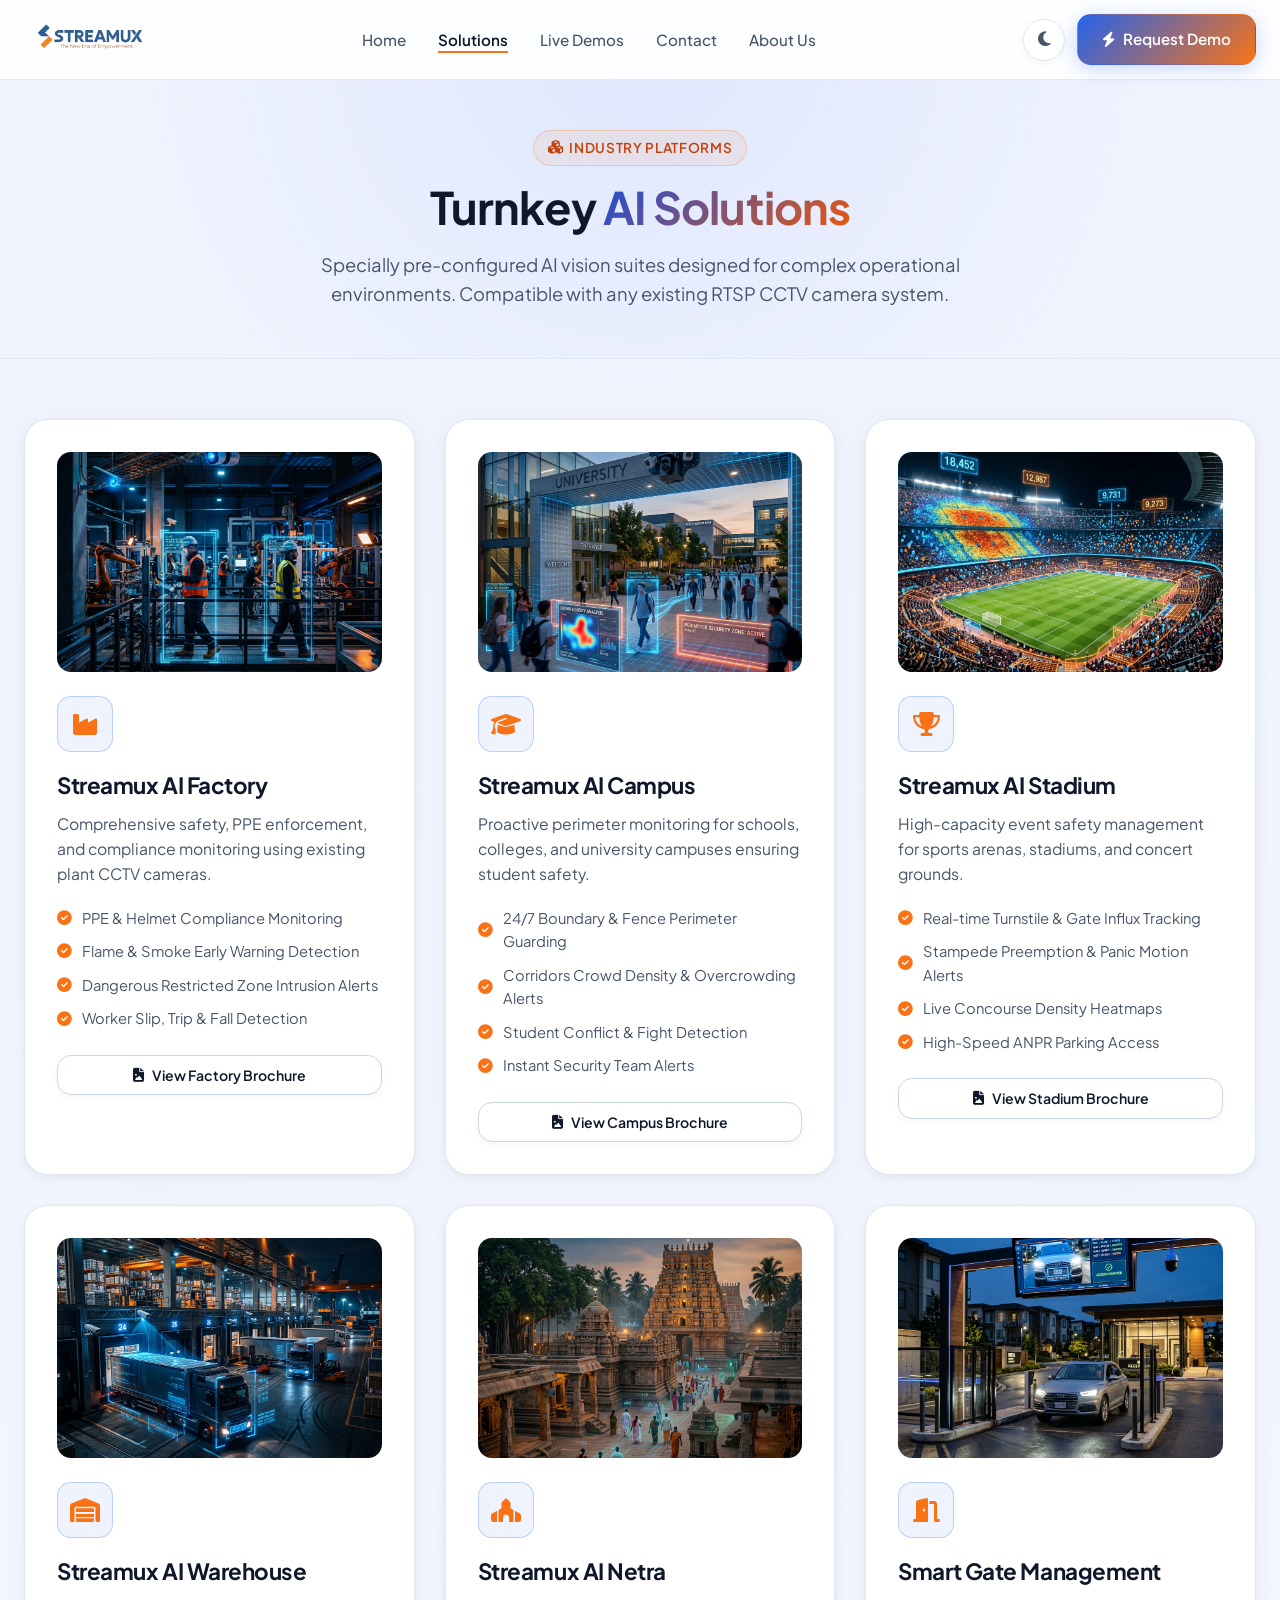
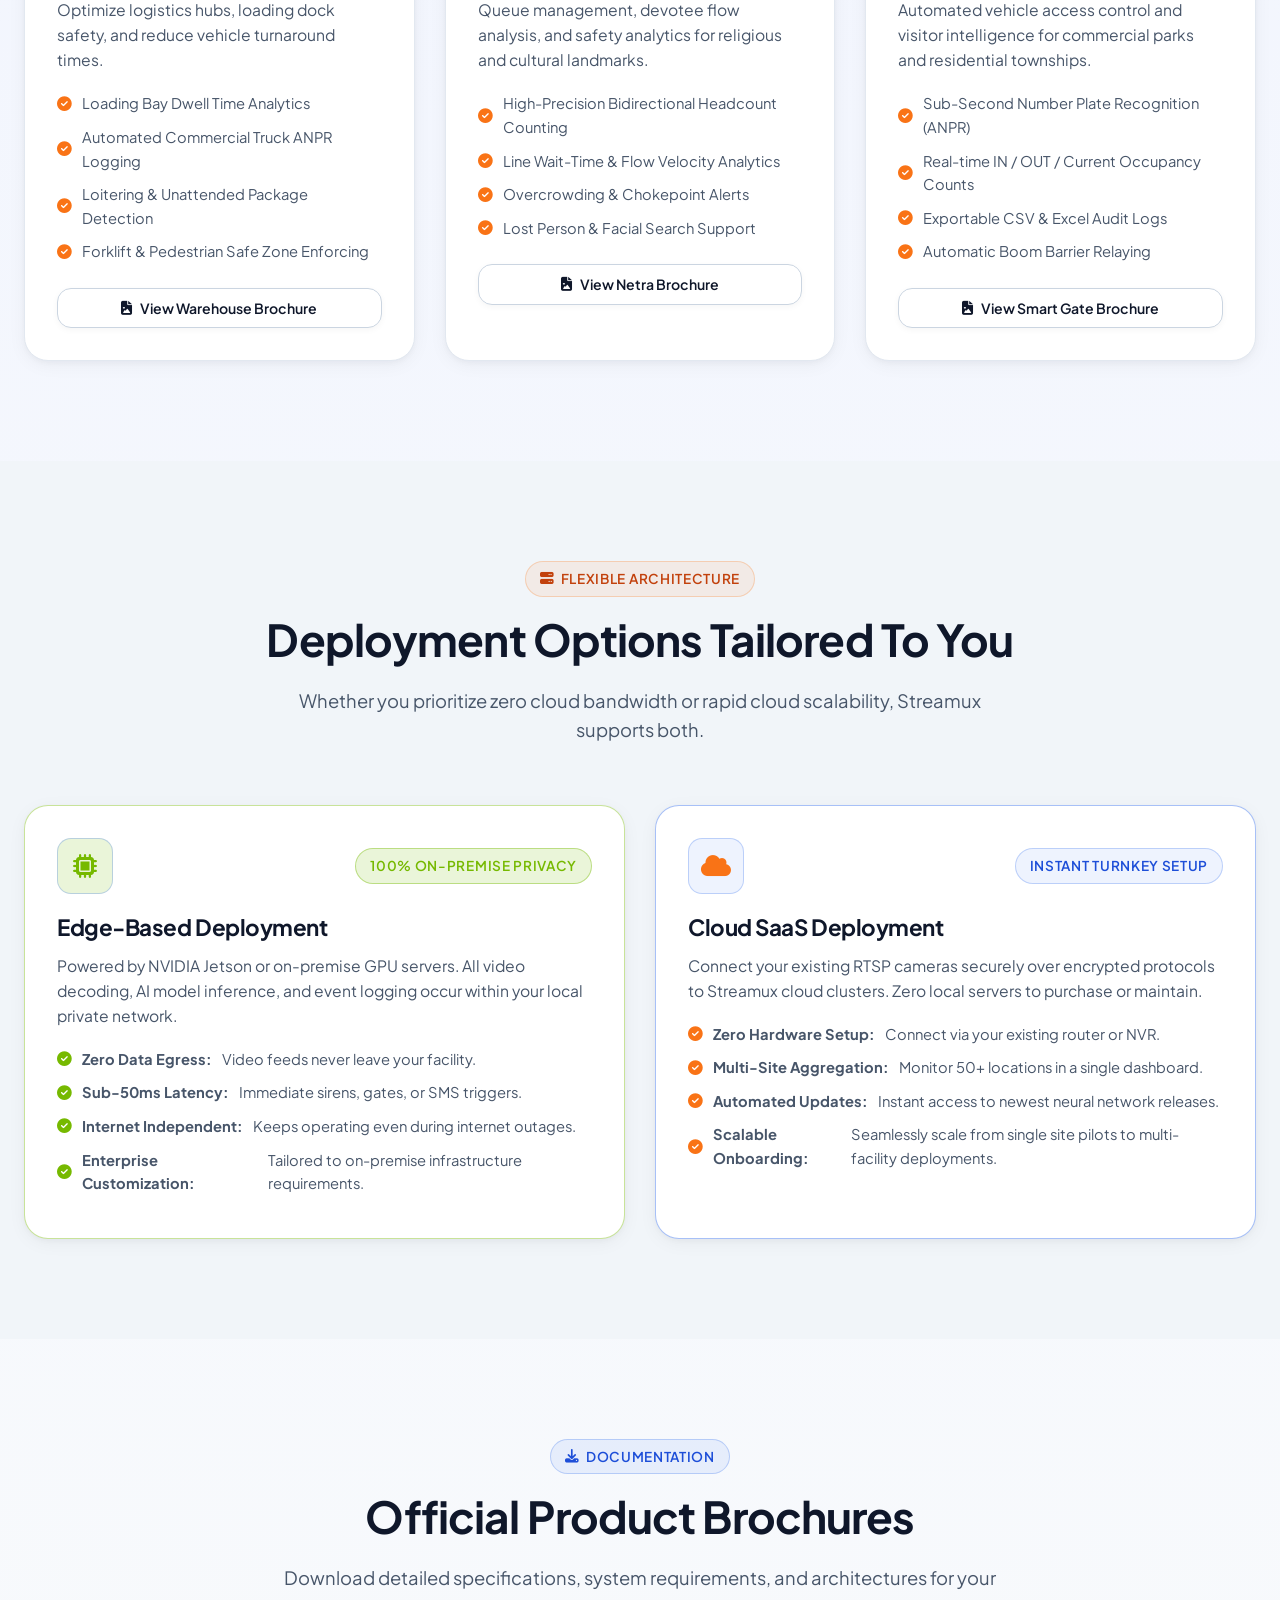
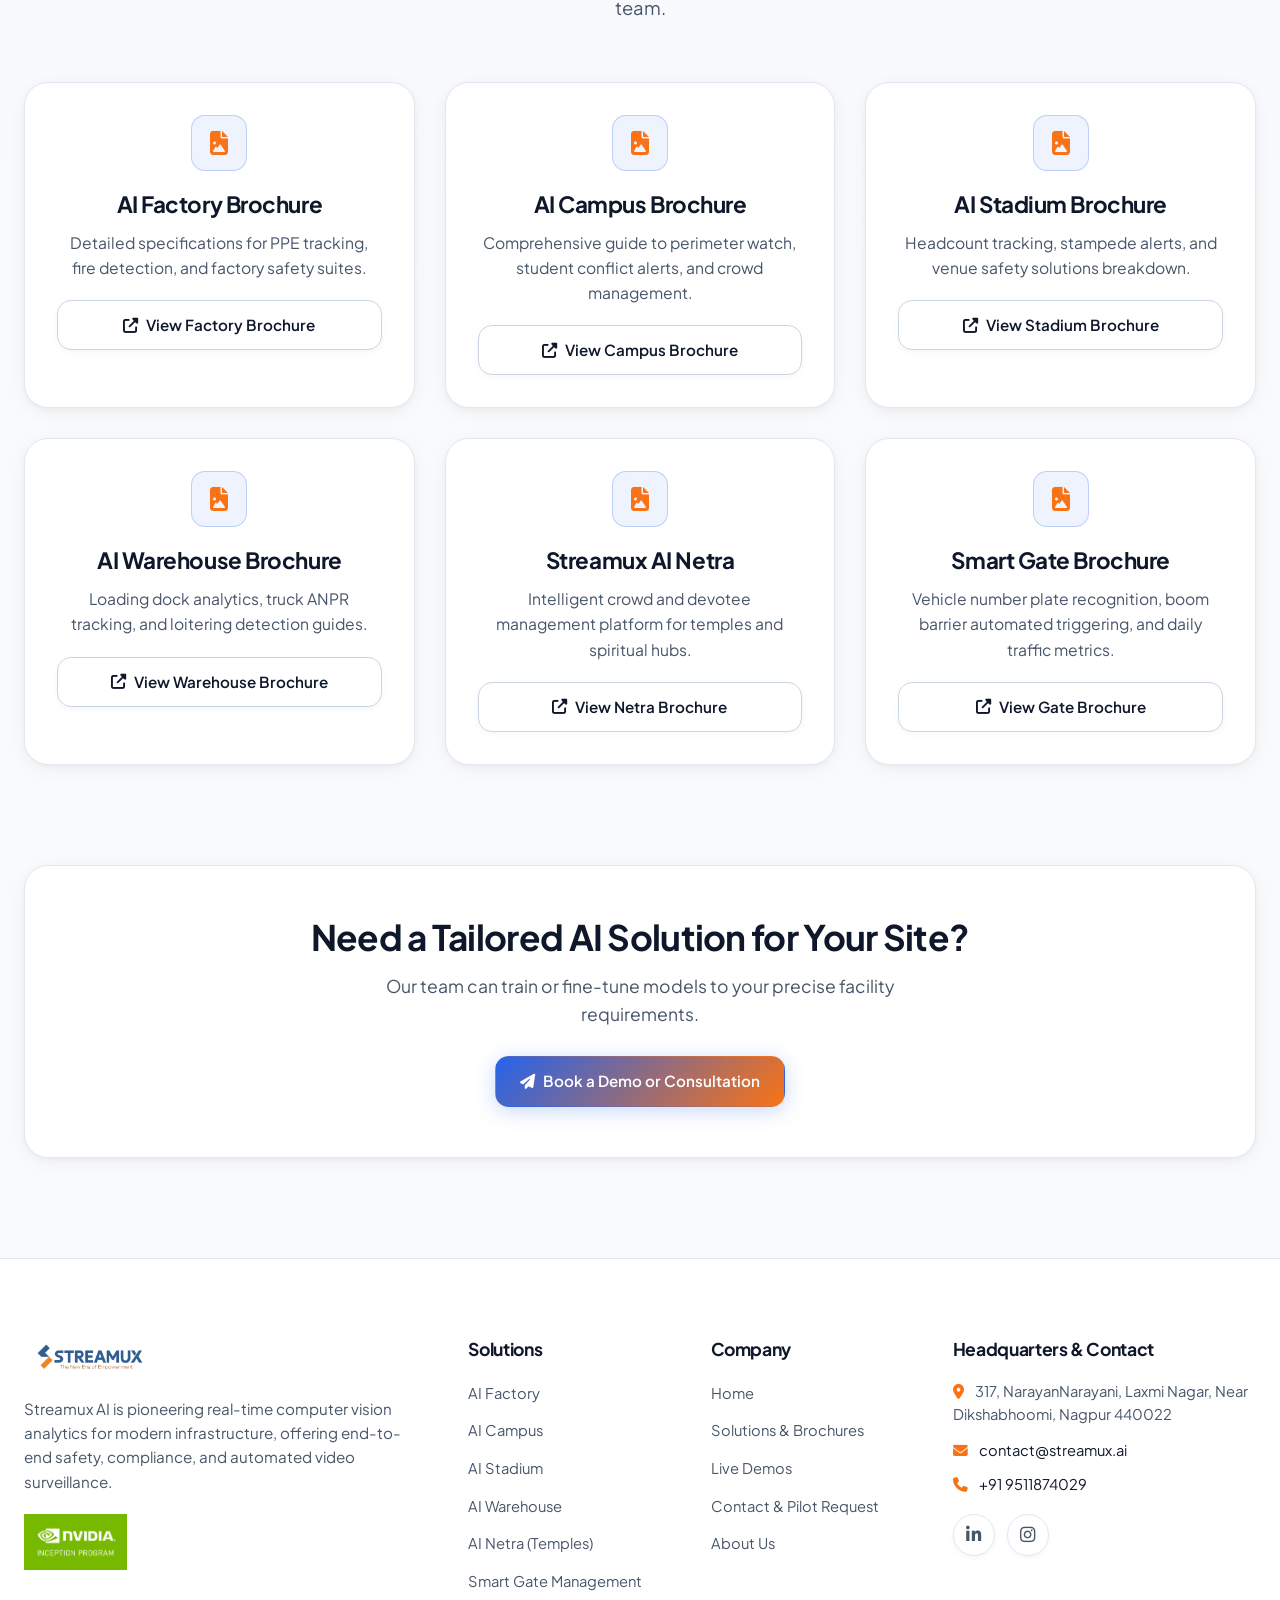
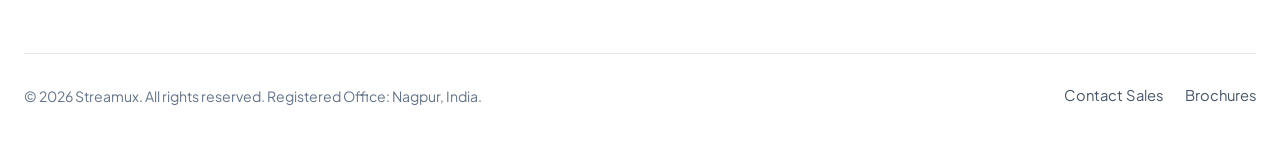
<file: solutions.html>
<!DOCTYPE html>
<html lang="en">
<head>
  <meta charset="UTF-8">
  <meta name="viewport" content="width=device-width, initial-scale=1.0">
  <title>Enterprise AI Solutions & Brochures | Streamux AI</title>
  <meta name="description" content="Explore Streamux AI computer vision solutions: AI Factory, AI Campus, AI Stadium, AI Warehouse, AI Netra, and Smart Gate Management. Download official product brochures.">
  
  <!-- Preload Theme Script to Prevent Flash -->
  <script>
    (function() {
      const theme = localStorage.getItem('streamux-theme') || 'light';
      document.documentElement.setAttribute('data-theme', theme);
    })();
  </script>

  <!-- Preconnect Google Fonts -->
  <link rel="preconnect" href="https://fonts.googleapis.com">
  <link rel="preconnect" href="https://fonts.gstatic.com" crossorigin>
  <link href="https://fonts.googleapis.com/css2?family=Plus+Jakarta+Sans:ital,wght@0,300;0,400;0,500;0,600;0,700;0,800;1,400&family=JetBrains+Mono:wght@400;500;700&display=swap" rel="stylesheet">

  <!-- FontAwesome 6 Free -->
  <link rel="stylesheet" href="https://cdnjs.cloudflare.com/ajax/libs/font-awesome/6.4.0/css/all.min.css" integrity="sha512-iecdLmaskl7CVkqkXNQ/ZH/XLlvWZOJyj7Yy7tcenmpD1ypASozpmT/E0iPtmFIB46ZmdtAc9eNBvH0H/ZpiBw==" crossorigin="anonymous" referrerpolicy="no-referrer" />
  
  <link rel="stylesheet" href="css/style.css?v=2.6">
  <link rel="icon" type="image/jpeg" href="assets/logo/Streamux_Logo.jpg">
</head>
<body>

  <!-- Navigation Bar -->
  <nav class="navbar" id="navbar">
    <div class="navbar-container">
      <a href="index.html" class="brand-logo">
        <img src="assets/logo/Streamux_The_New_Era_Of_Empowerment.png" alt="Streamux AI">
      </a>
      
      <ul class="nav-menu" id="navMenu">
        <li><a href="index.html" class="nav-link">Home</a></li>
        <li><a href="solutions.html" class="nav-link active">Solutions</a></li>
        <li><a href="demos.html" class="nav-link">Live Demos</a></li>
        <li><a href="contact.html" class="nav-link">Contact</a></li>
        <li><a href="about.html" class="nav-link">About Us</a></li>
      </ul>

      <div class="nav-actions">
        <button class="theme-toggle-btn" id="themeToggle" aria-label="Toggle dark/light mode" title="Toggle theme">
          <i class="fas fa-moon"></i>
        </button>
        <a href="contact.html" class="btn btn-primary">
          <i class="fas fa-bolt"></i> Request Demo
        </a>
      </div>

      <button class="mobile-toggle" id="mobileNavToggle" aria-label="Toggle navigation menu">
        <i class="fas fa-bars"></i>
      </button>
    </div>
  </nav>

  <!-- Subpage Hero -->
  <header class="subpage-hero">
    <div class="badge badge-orange"><i class="fas fa-cubes"></i> Industry Platforms</div>
    <h1>Turnkey <span class="gradient-text">AI Solutions</span></h1>
    <p>
      Specially pre-configured AI vision suites designed for complex operational environments. Compatible with any existing RTSP CCTV camera system.
    </p>
  </header>

  <!-- Solutions Breakdown Section -->
  <section class="section" style="padding-top: 60px;">
    <div class="grid-3">
      <!-- 1. AI Factory -->
      <div class="card" id="factory">
        <div class="card-img-wrapper">
          <img src="assets/images/solution-factory.png" alt="Streamux AI Factory">
        </div>
        <div class="card-icon"><i class="fas fa-industry"></i></div>
        <h3 class="card-title">Streamux AI Factory</h3>
        <p class="card-desc">Comprehensive safety, PPE enforcement, and compliance monitoring using existing plant CCTV cameras.</p>
        <ul class="feature-list">
          <li class="feature-item"><i class="fas fa-check-circle"></i> PPE & Helmet Compliance Monitoring</li>
          <li class="feature-item"><i class="fas fa-check-circle"></i> Flame & Smoke Early Warning Detection</li>
          <li class="feature-item"><i class="fas fa-check-circle"></i> Dangerous Restricted Zone Intrusion Alerts</li>
          <li class="feature-item"><i class="fas fa-check-circle"></i> Worker Slip, Trip & Fall Detection</li>
        </ul>
        <div style="margin-top: 24px;">
          <a href="assets/Product_Brouchers/AI_Factory_Brochure.jpeg" target="_blank" class="btn btn-secondary btn-sm" style="width: 100%;">
            <i class="fas fa-file-image"></i> View Factory Brochure
          </a>
        </div>
      </div>

      <!-- 2. AI Campus -->
      <div class="card" id="campus">
        <div class="card-img-wrapper">
          <img src="assets/images/solution-campus.png" alt="Streamux AI Campus">
        </div>
        <div class="card-icon"><i class="fas fa-graduation-cap"></i></div>
        <h3 class="card-title">Streamux AI Campus</h3>
        <p class="card-desc">Proactive perimeter monitoring for schools, colleges, and university campuses ensuring student safety.</p>
        <ul class="feature-list">
          <li class="feature-item"><i class="fas fa-check-circle"></i> 24/7 Boundary & Fence Perimeter Guarding</li>
          <li class="feature-item"><i class="fas fa-check-circle"></i> Corridors Crowd Density & Overcrowding Alerts</li>
          <li class="feature-item"><i class="fas fa-check-circle"></i> Student Conflict & Fight Detection</li>
          <li class="feature-item"><i class="fas fa-check-circle"></i> Instant Security Team Alerts</li>
        </ul>
        <div style="margin-top: 24px;">
          <a href="assets/Product_Brouchers/AI_Campus_Brochure.png" target="_blank" class="btn btn-secondary btn-sm" style="width: 100%;">
            <i class="fas fa-file-image"></i> View Campus Brochure
          </a>
        </div>
      </div>

      <!-- 3. AI Stadium -->
      <div class="card" id="stadium">
        <div class="card-img-wrapper">
          <img src="assets/images/solution-stadium.png" alt="Streamux AI Stadium">
        </div>
        <div class="card-icon"><i class="fas fa-trophy"></i></div>
        <h3 class="card-title">Streamux AI Stadium</h3>
        <p class="card-desc">High-capacity event safety management for sports arenas, stadiums, and concert grounds.</p>
        <ul class="feature-list">
          <li class="feature-item"><i class="fas fa-check-circle"></i> Real-time Turnstile & Gate Influx Tracking</li>
          <li class="feature-item"><i class="fas fa-check-circle"></i> Stampede Preemption & Panic Motion Alerts</li>
          <li class="feature-item"><i class="fas fa-check-circle"></i> Live Concourse Density Heatmaps</li>
          <li class="feature-item"><i class="fas fa-check-circle"></i> High-Speed ANPR Parking Access</li>
        </ul>
        <div style="margin-top: 24px;">
          <a href="assets/Product_Brouchers/AI_Stadium_Brochure.png" target="_blank" class="btn btn-secondary btn-sm" style="width: 100%;">
            <i class="fas fa-file-image"></i> View Stadium Brochure
          </a>
        </div>
      </div>

      <!-- 4. AI Warehouse -->
      <div class="card" id="warehouse">
        <div class="card-img-wrapper">
          <img src="assets/images/solution-warehouse.png" alt="Streamux AI Warehouse">
        </div>
        <div class="card-icon"><i class="fas fa-warehouse"></i></div>
        <h3 class="card-title">Streamux AI Warehouse</h3>
        <p class="card-desc">Optimize logistics hubs, loading dock safety, and reduce vehicle turnaround times.</p>
        <ul class="feature-list">
          <li class="feature-item"><i class="fas fa-check-circle"></i> Loading Bay Dwell Time Analytics</li>
          <li class="feature-item"><i class="fas fa-check-circle"></i> Automated Commercial Truck ANPR Logging</li>
          <li class="feature-item"><i class="fas fa-check-circle"></i> Loitering & Unattended Package Detection</li>
          <li class="feature-item"><i class="fas fa-check-circle"></i> Forklift & Pedestrian Safe Zone Enforcing</li>
        </ul>
        <div style="margin-top: 24px;">
          <a href="assets/Product_Brouchers/AI_Warehouse_Brochure.png" target="_blank" class="btn btn-secondary btn-sm" style="width: 100%;">
            <i class="fas fa-file-image"></i> View Warehouse Brochure
          </a>
        </div>
      </div>

      <!-- 5. AI Netra (Places of Worship) -->
      <div class="card" id="netra">
        <div class="card-img-wrapper">
          <img src="assets/images/solution-temple.png" alt="Streamux AI Netra">
        </div>
        <div class="card-icon"><i class="fas fa-place-of-worship"></i></div>
        <h3 class="card-title">Streamux AI Netra</h3>
        <p class="card-desc">Queue management, devotee flow analysis, and safety analytics for religious and cultural landmarks.</p>
        <ul class="feature-list">
          <li class="feature-item"><i class="fas fa-check-circle"></i> High-Precision Bidirectional Headcount Counting</li>
          <li class="feature-item"><i class="fas fa-check-circle"></i> Line Wait-Time & Flow Velocity Analytics</li>
          <li class="feature-item"><i class="fas fa-check-circle"></i> Overcrowding & Chokepoint Alerts</li>
          <li class="feature-item"><i class="fas fa-check-circle"></i> Lost Person & Facial Search Support</li>
        </ul>
        <div style="margin-top: 24px;">
          <a href="assets/Product_Brouchers/AI_Netra_Brochure.jpeg" target="_blank" class="btn btn-secondary btn-sm" style="width: 100%;">
            <i class="fas fa-file-image"></i> View Netra Brochure
          </a>
        </div>
      </div>

      <!-- 6. Smart Gate Management -->
      <div class="card" id="gate">
        <div class="card-img-wrapper">
          <img src="assets/images/solution-gate.png" alt="Smart Gate Management">
        </div>
        <div class="card-icon"><i class="fas fa-door-open"></i></div>
        <h3 class="card-title">Smart Gate Management</h3>
        <p class="card-desc">Automated vehicle access control and visitor intelligence for commercial parks and residential townships.</p>
        <ul class="feature-list">
          <li class="feature-item"><i class="fas fa-check-circle"></i> Sub-Second Number Plate Recognition (ANPR)</li>
          <li class="feature-item"><i class="fas fa-check-circle"></i> Real-time IN / OUT / Current Occupancy Counts</li>
          <li class="feature-item"><i class="fas fa-check-circle"></i> Exportable CSV & Excel Audit Logs</li>
          <li class="feature-item"><i class="fas fa-check-circle"></i> Automatic Boom Barrier Relaying</li>
        </ul>
        <div style="margin-top: 24px;">
          <a href="assets/Product_Brouchers/Smart_Gate_Management.jpeg" target="_blank" class="btn btn-secondary btn-sm" style="width: 100%;">
            <i class="fas fa-file-image"></i> View Smart Gate Brochure
          </a>
        </div>
      </div>
    </div>
  </section>

  <!-- Deployment Models: Edge vs Cloud -->
  <section class="section section-alt">
    <div class="section-header">
      <div class="badge badge-orange"><i class="fas fa-server"></i> Flexible Architecture</div>
      <h2 class="section-title">Deployment Options Tailored To You</h2>
      <p class="section-subtitle">Whether you prioritize zero cloud bandwidth or rapid cloud scalability, Streamux supports both.</p>
    </div>

    <div class="grid-2">
      <!-- Edge Deployment -->
      <div class="card" style="border-color: rgba(118, 185, 0, 0.4);">
        <div style="display: flex; justify-content: space-between; align-items: center; margin-bottom: 20px;">
          <div class="card-icon" style="background: rgba(118, 185, 0, 0.15); color: #76B900; margin-bottom: 0;">
            <i class="fas fa-microchip"></i>
          </div>
          <span class="badge" style="background: rgba(118, 185, 0, 0.15); color: #76B900; border-color: rgba(118, 185, 0, 0.4); margin-bottom: 0;">
            100% On-Premise Privacy
          </span>
        </div>
        <h3 class="card-title">Edge-Based Deployment</h3>
        <p class="card-desc">
          Powered by NVIDIA Jetson or on-premise GPU servers. All video decoding, AI model inference, and event logging occur within your local private network.
        </p>
        <ul class="feature-list">
          <li class="feature-item"><i class="fas fa-check-circle" style="color: #76B900;"></i> <strong>Zero Data Egress:</strong> Video feeds never leave your facility.</li>
          <li class="feature-item"><i class="fas fa-check-circle" style="color: #76B900;"></i> <strong>Sub-50ms Latency:</strong> Immediate sirens, gates, or SMS triggers.</li>
          <li class="feature-item"><i class="fas fa-check-circle" style="color: #76B900;"></i> <strong>Internet Independent:</strong> Keeps operating even during internet outages.</li>
          <li class="feature-item"><i class="fas fa-check-circle" style="color: #76B900;"></i> <strong>Enterprise Customization:</strong> Tailored to on-premise infrastructure requirements.</li>
        </ul>
      </div>

      <!-- Cloud SaaS -->
      <div class="card" style="border-color: rgba(37, 99, 235, 0.4);">
        <div style="display: flex; justify-content: space-between; align-items: center; margin-bottom: 20px;">
          <div class="card-icon" style="margin-bottom: 0;">
            <i class="fas fa-cloud"></i>
          </div>
          <span class="badge" style="margin-bottom: 0;">
            Instant Turnkey Setup
          </span>
        </div>
        <h3 class="card-title">Cloud SaaS Deployment</h3>
        <p class="card-desc">
          Connect your existing RTSP cameras securely over encrypted protocols to Streamux cloud clusters. Zero local servers to purchase or maintain.
        </p>
        <ul class="feature-list">
          <li class="feature-item"><i class="fas fa-check-circle"></i> <strong>Zero Hardware Setup:</strong> Connect via your existing router or NVR.</li>
          <li class="feature-item"><i class="fas fa-check-circle"></i> <strong>Multi-Site Aggregation:</strong> Monitor 50+ locations in a single dashboard.</li>
          <li class="feature-item"><i class="fas fa-check-circle"></i> <strong>Automated Updates:</strong> Instant access to newest neural network releases.</li>
          <li class="feature-item"><i class="fas fa-check-circle"></i> <strong>Scalable Onboarding:</strong> Seamlessly scale from single site pilots to multi-facility deployments.</li>
        </ul>
      </div>
    </div>
  </section>

  <!-- Download Brochures Grid -->
  <section class="section" id="brochures">
    <div class="section-header">
      <div class="badge"><i class="fas fa-download"></i> Documentation</div>
      <h2 class="section-title">Official Product Brochures</h2>
      <p class="section-subtitle">Download detailed specifications, system requirements, and architectures for your team.</p>
    </div>

    <div class="grid-3">
      <!-- Factory Brochure -->
      <div class="card" style="text-align: center;">
        <div class="card-icon" style="margin: 0 auto 20px;"><i class="fas fa-file-image"></i></div>
        <h3 class="card-title">AI Factory Brochure</h3>
        <p class="card-desc">Detailed specifications for PPE tracking, fire detection, and factory safety suites.</p>
        <a href="assets/Product_Brouchers/AI_Factory_Brochure.jpeg" target="_blank" class="btn btn-secondary" style="width: 100%;">
          <i class="fas fa-external-link-alt"></i> View Factory Brochure
        </a>
      </div>

      <!-- Campus Brochure -->
      <div class="card" style="text-align: center;">
        <div class="card-icon" style="margin: 0 auto 20px;"><i class="fas fa-file-image"></i></div>
        <h3 class="card-title">AI Campus Brochure</h3>
        <p class="card-desc">Comprehensive guide to perimeter watch, student conflict alerts, and crowd management.</p>
        <a href="assets/Product_Brouchers/AI_Campus_Brochure.png" target="_blank" class="btn btn-secondary" style="width: 100%;">
          <i class="fas fa-external-link-alt"></i> View Campus Brochure
        </a>
      </div>

      <!-- Stadium Brochure -->
      <div class="card" style="text-align: center;">
        <div class="card-icon" style="margin: 0 auto 20px;"><i class="fas fa-file-image"></i></div>
        <h3 class="card-title">AI Stadium Brochure</h3>
        <p class="card-desc">Headcount tracking, stampede alerts, and venue safety solutions breakdown.</p>
        <a href="assets/Product_Brouchers/AI_Stadium_Brochure.png" target="_blank" class="btn btn-secondary" style="width: 100%;">
          <i class="fas fa-external-link-alt"></i> View Stadium Brochure
        </a>
      </div>

      <!-- Warehouse Brochure -->
      <div class="card" style="text-align: center;">
        <div class="card-icon" style="margin: 0 auto 20px;"><i class="fas fa-file-image"></i></div>
        <h3 class="card-title">AI Warehouse Brochure</h3>
        <p class="card-desc">Loading dock analytics, truck ANPR tracking, and loitering detection guides.</p>
        <a href="assets/Product_Brouchers/AI_Warehouse_Brochure.png" target="_blank" class="btn btn-secondary" style="width: 100%;">
          <i class="fas fa-external-link-alt"></i> View Warehouse Brochure
        </a>
      </div>

      <!-- Netra Brochure -->
      <div class="card" style="text-align: center;">
        <div class="card-icon" style="margin: 0 auto 20px;"><i class="fas fa-file-image"></i></div>
        <h3 class="card-title">Streamux AI Netra</h3>
        <p class="card-desc">Intelligent crowd and devotee management platform for temples and spiritual hubs.</p>
        <a href="assets/Product_Brouchers/AI_Netra_Brochure.jpeg" target="_blank" class="btn btn-secondary" style="width: 100%;">
          <i class="fas fa-external-link-alt"></i> View Netra Brochure
        </a>
      </div>

      <!-- Gate Brochure -->
      <div class="card" style="text-align: center;">
        <div class="card-icon" style="margin: 0 auto 20px;"><i class="fas fa-file-image"></i></div>
        <h3 class="card-title">Smart Gate Brochure</h3>
        <p class="card-desc">Vehicle number plate recognition, boom barrier automated triggering, and daily traffic metrics.</p>
        <a href="assets/Product_Brouchers/Smart_Gate_Management.jpeg" target="_blank" class="btn btn-secondary" style="width: 100%;">
          <i class="fas fa-external-link-alt"></i> View Gate Brochure
        </a>
      </div>
    </div>
  </section>

  <!-- CTA -->
  <section class="section" style="padding-top: 0;">
    <div style="text-align: center; background: var(--bg-card); border: 1px solid var(--border-light); padding: 50px 30px; border-radius: var(--radius-lg); box-shadow: var(--card-shadow);">
      <h2 style="font-size: 2.2rem; margin-bottom: 14px;">Need a Tailored AI Solution for Your Site?</h2>
      <p style="color: var(--text-muted); font-size: 1.1rem; max-width: 600px; margin: 0 auto 28px;">
        Our team can train or fine-tune models to your precise facility requirements.
      </p>
      <a href="contact.html" class="btn btn-primary">
        <i class="fas fa-paper-plane"></i> Book a Demo or Consultation
      </a>
    </div>
  </section>

  <!-- Footer -->
  <footer class="footer">
    <div class="footer-grid">
      <div class="footer-brand">
        <a href="index.html" class="brand-logo">
          <img src="assets/logo/Streamux_The_New_Era_Of_Empowerment.png" alt="Streamux AI">
        </a>
        <p>
          Streamux AI is pioneering real-time computer vision analytics for modern infrastructure, offering end-to-end safety, compliance, and automated video surveillance.
        </p>
        <div style="margin-top: 20px;">
          <div class="nvidia-inception-pill nvidia-inception-pill--lg">
            <img src="assets/logo/Nvidia_Inception_Program.png" alt="NVIDIA Inception Program Member">
          </div>
        </div>
      </div>

      <div>
        <h4 class="footer-title">Solutions</h4>
        <ul class="footer-links">
          <li><a href="solutions.html#factory" class="footer-link">AI Factory</a></li>
          <li><a href="solutions.html#campus" class="footer-link">AI Campus</a></li>
          <li><a href="solutions.html#stadium" class="footer-link">AI Stadium</a></li>
          <li><a href="solutions.html#warehouse" class="footer-link">AI Warehouse</a></li>
          <li><a href="solutions.html#netra" class="footer-link">AI Netra (Temples)</a></li>
          <li><a href="solutions.html#gate" class="footer-link">Smart Gate Management</a></li>
        </ul>
      </div>

      <div>
        <h4 class="footer-title">Company</h4>
        <ul class="footer-links">
          <li><a href="index.html" class="footer-link">Home</a></li>
          <li><a href="solutions.html" class="footer-link">Solutions & Brochures</a></li>
          <li><a href="demos.html" class="footer-link">Live Demos</a></li>
          <li><a href="contact.html" class="footer-link">Contact & Pilot Request</a></li>
          <li><a href="about.html" class="footer-link">About Us</a></li>
        </ul>
      </div>

      <div>
        <h4 class="footer-title">Headquarters & Contact</h4>
        <p style="color: var(--text-muted); font-size: 0.92rem; margin-bottom: 12px; line-height: 1.6;">
          <i class="fas fa-map-marker-alt" style="color: var(--brand-orange); margin-right: 8px;"></i>
          317, NarayanNarayani, Laxmi Nagar, Near Dikshabhoomi, Nagpur 440022
        </p>
        <p style="color: var(--text-muted); font-size: 0.92rem; margin-bottom: 10px;">
          <i class="fas fa-envelope" style="color: var(--brand-orange); margin-right: 8px;"></i> 
          <a href="mailto:contact@streamux.ai" style="color: var(--text-main); text-decoration: none;">contact@streamux.ai</a>
        </p>
        <p style="color: var(--text-muted); font-size: 0.92rem; margin-bottom: 18px;">
          <i class="fas fa-phone" style="color: var(--brand-orange); margin-right: 8px;"></i> 
          <a href="tel:+919511874029" style="color: var(--text-main); text-decoration: none;">+91 9511874029</a>
        </p>
        
        <div class="social-links-row">
          <a href="https://www.linkedin.com/company/streamux/posts/?feedView=all" target="_blank" rel="noopener noreferrer" class="social-link-btn linkedin" aria-label="Streamux LinkedIn">
            <i class="fab fa-linkedin-in"></i>
          </a>
          <a href="https://www.instagram.com/streamux.ai/" target="_blank" rel="noopener noreferrer" class="social-link-btn instagram" aria-label="Streamux Instagram">
            <i class="fab fa-instagram"></i>
          </a>
        </div>
      </div>
    </div>

    <div class="footer-bottom">
      <div>&copy; 2026 Streamux. All rights reserved. Registered Office: Nagpur, India.</div>
      <div>
        <a href="contact.html" class="footer-link" style="margin-right: 20px;">Contact Sales</a>
        <a href="solutions.html" class="footer-link">Brochures</a>
      </div>
    </div>
  </footer>

  <script src="js/main.js?v=2.6"></script>
</body>
</html>
</file>
<file: css/style.css>
/* Streamux AI - Premium Day-Light & Night AI Theme Design System (Cross-Browser Optimized) */

:root {
  /* Brand Palette from Streamux Identity */
  --primary-blue: #2563EB;
  --primary-blue-hover: #1D4ED8;
  --primary-blue-glow: rgba(37, 99, 235, 0.25);
  --deep-blue: #1E3A8A;
  
  --brand-orange: #F97316;
  --brand-orange-hover: #EA580C;
  --brand-orange-glow: rgba(249, 115, 22, 0.25);
  --brand-amber: #EA580C;

  /* Accent & Gradients */
  --gradient-blue-orange: linear-gradient(135deg, #2563EB 0%, #F97316 100%);
  --gradient-text: linear-gradient(135deg, #1D4ED8 0%, #EA580C 100%);

  /* Light Theme (Default) Tokens */
  --bg-body: #F8FAFC;
  --bg-body-mesh: radial-gradient(circle at 50% 0%, #EEF2FF 0%, #F8FAFC 70%);
  --bg-card: #FFFFFF;
  --bg-card-hover: #FFFFFF;
  --bg-card-alt: #F1F5F9;
  --bg-surface: #FFFFFF;
  --bg-input: #FFFFFF;
  --bg-banner: #FFFFFF;
  --bg-stats: #F1F5F9;
  --bg-footer: #FFFFFF;
  
  --navbar-bg: rgba(255, 255, 255, 0.88);
  --navbar-scrolled: rgba(255, 255, 255, 0.98);
  --navbar-border: rgba(226, 232, 240, 0.9);
  --navbar-mobile-bg: rgba(255, 255, 255, 0.98);

  /* Typography */
  --text-main: #0F172A;
  --text-muted: #475569;
  --text-dim: #64748B;
  --text-highlight: #2563EB;

  /* Borders & Shadows */
  --border-light: #E2E8F0;
  --border-hover: #CBD5E1;
  --border-focus: #2563EB;
  --border-glow: rgba(37, 99, 235, 0.2);
  --card-shadow: 0 4px 20px -2px rgba(15, 23, 42, 0.06), 0 2px 6px -1px rgba(15, 23, 42, 0.04);
  --card-shadow-hover: 0 14px 32px -4px rgba(37, 99, 235, 0.12), 0 8px 16px -2px rgba(15, 23, 42, 0.08);
  --preview-shadow: 0 20px 45px -10px rgba(15, 23, 42, 0.14), 0 10px 20px -5px rgba(15, 23, 42, 0.08);

  /* Secondary Button */
  --btn-secondary-bg: #FFFFFF;
  --btn-secondary-color: #0F172A;
  --btn-secondary-border: #CBD5E1;
  --btn-secondary-hover-bg: #F1F5F9;
  --btn-secondary-hover-border: #2563EB;

  /* NVIDIA Badging */
  --nvidia-pill-bg: #FFFFFF;
  --nvidia-pill-border: rgba(118, 185, 0, 0.6);
  --nvidia-pill-shadow: 0 2px 10px rgba(118, 185, 0, 0.15);
  --nvidia-banner-bg: linear-gradient(135deg, #FFFFFF 0%, #F1F5F9 100%);
  --nvidia-banner-border: rgba(118, 185, 0, 0.4);

  /* Badges */
  --badge-blue-bg: rgba(37, 99, 235, 0.08);
  --badge-blue-border: rgba(37, 99, 235, 0.25);
  --badge-blue-text: #1D4ED8;
  --badge-orange-bg: rgba(249, 115, 22, 0.08);
  --badge-orange-border: rgba(249, 115, 22, 0.25);
  --badge-orange-text: #C2410C;

  /* Layout Constants */
  --nav-height: 80px;
  --radius-sm: 8px;
  --radius-md: 14px;
  --radius-lg: 24px;
  --transition: all 0.3s cubic-bezier(0.4, 0, 0.2, 1);
}

/* Dark Theme Overrides */
[data-theme="dark"] {
  --gradient-text: linear-gradient(135deg, #60A5FA 0%, #F97316 100%);

  --bg-body: #0B1120;
  --bg-body-mesh: radial-gradient(circle at 50% 0%, #1e293b 0%, #0B1120 70%);
  --bg-card: #111827;
  --bg-card-hover: #1F2937;
  --bg-card-alt: rgba(17, 24, 39, 0.6);
  --bg-surface: #111827;
  --bg-input: #0B1120;
  --bg-banner: #111827;
  --bg-stats: rgba(17, 24, 39, 0.6);
  --bg-footer: #0B1120;

  --navbar-bg: rgba(11, 17, 32, 0.88);
  --navbar-scrolled: rgba(11, 17, 32, 0.98);
  --navbar-border: rgba(255, 255, 255, 0.08);
  --navbar-mobile-bg: rgba(11, 17, 32, 0.98);

  --text-main: #F8FAFC;
  --text-muted: #94A3B8;
  --text-dim: #64748B;
  --text-highlight: #60A5FA;

  --border-light: rgba(255, 255, 255, 0.08);
  --border-hover: rgba(255, 255, 255, 0.2);
  --border-focus: #2563EB;
  --border-glow: rgba(37, 99, 235, 0.3);
  --card-shadow: 0 10px 30px rgba(0, 0, 0, 0.3);
  --card-shadow-hover: 0 16px 36px rgba(0, 0, 0, 0.5), 0 0 20px rgba(37, 99, 235, 0.2);
  --preview-shadow: 0 20px 50px rgba(0, 0, 0, 0.6);

  --btn-secondary-bg: rgba(255, 255, 255, 0.05);
  --btn-secondary-color: #F8FAFC;
  --btn-secondary-border: rgba(255, 255, 255, 0.1);
  --btn-secondary-hover-bg: rgba(255, 255, 255, 0.1);
  --btn-secondary-hover-border: #2563EB;

  --nvidia-pill-bg: rgba(14, 22, 38, 0.9);
  --nvidia-pill-border: rgba(118, 185, 0, 0.4);
  --nvidia-pill-shadow: 0 4px 18px rgba(118, 185, 0, 0.15);
  --nvidia-banner-bg: linear-gradient(135deg, rgba(14, 22, 38, 0.9) 0%, rgba(15, 23, 42, 0.95) 100%);
  --nvidia-banner-border: rgba(118, 185, 0, 0.3);

  --badge-blue-bg: rgba(37, 99, 235, 0.15);
  --badge-blue-border: rgba(37, 99, 235, 0.3);
  --badge-blue-text: #60A5FA;
  --badge-orange-bg: rgba(249, 115, 22, 0.15);
  --badge-orange-border: rgba(249, 115, 22, 0.3);
  --badge-orange-text: #FB923C;
}

* {
  margin: 0;
  padding: 0;
  box-sizing: border-box;
}

html {
  scroll-behavior: smooth;
  font-family: 'Plus Jakarta Sans', -apple-system, BlinkMacSystemFont, 'Segoe UI', Roboto, Helvetica, Arial, sans-serif;
  background-color: var(--bg-body);
  color: var(--text-main);
  overflow-x: hidden;
  transition: background-color 0.3s ease, color 0.3s ease;
}

body {
  background: var(--bg-body);
  background: var(--bg-body-mesh);
  min-height: 100vh;
  line-height: 1.6;
  -webkit-font-smoothing: antialiased;
  -moz-osx-font-smoothing: grayscale;
  color: var(--text-main);
  transition: background 0.3s ease, color 0.3s ease;
}

/* Typography */
h1, h2, h3, h4, h5, h6 {
  font-weight: 700;
  line-height: 1.2;
  letter-spacing: -0.02em;
  color: var(--text-main);
}

.gradient-text {
  background: var(--gradient-text);
  -webkit-background-clip: text;
  -webkit-text-fill-color: transparent;
  background-clip: text;
  color: var(--text-highlight);
}

/* Navigation */
.navbar {
  position: fixed;
  top: 0;
  left: 0;
  width: 100%;
  height: var(--nav-height);
  background-color: var(--navbar-bg);
  backdrop-filter: blur(16px);
  -webkit-backdrop-filter: blur(16px);
  border-bottom: 1px solid var(--navbar-border);
  z-index: 1000;
  transition: var(--transition);
}

.navbar.scrolled {
  background-color: var(--navbar-scrolled);
  box-shadow: 0 10px 30px rgba(0, 0, 0, 0.08);
}

[data-theme="dark"] .navbar.scrolled {
  box-shadow: 0 10px 30px rgba(0, 0, 0, 0.5);
}

.navbar-container {
  max-width: 1280px;
  margin: 0 auto;
  padding: 0 24px;
  height: 100%;
  display: flex;
  align-items: center;
  justify-content: space-between;
}

.brand-logo {
  display: flex;
  align-items: center;
  gap: 12px;
  text-decoration: none;
}

.brand-logo img {
  height: 42px;
  width: auto;
  object-fit: contain;
}

.nav-menu {
  display: flex;
  align-items: center;
  gap: 32px;
  list-style: none;
}

.nav-link {
  color: var(--text-muted);
  text-decoration: none;
  font-weight: 500;
  font-size: 0.95rem;
  transition: var(--transition);
  position: relative;
}

.nav-link:hover, .nav-link.active {
  color: var(--text-main);
  font-weight: 600;
}

.nav-link::after {
  content: '';
  position: absolute;
  bottom: -4px;
  left: 0;
  width: 0%;
  height: 2px;
  background: var(--brand-orange);
  transition: var(--transition);
}

.nav-link:hover::after, .nav-link.active::after {
  width: 100%;
}

.nav-actions {
  display: flex;
  align-items: center;
  gap: 12px;
}

/* Theme Toggle Button */
.theme-toggle-btn {
  width: 42px;
  height: 42px;
  border-radius: 50%;
  border: 1px solid var(--border-light);
  background: var(--btn-secondary-bg);
  color: var(--text-main);
  display: inline-flex;
  align-items: center;
  justify-content: center;
  cursor: pointer;
  font-size: 1.05rem;
  transition: var(--transition);
  box-shadow: 0 2px 8px rgba(0, 0, 0, 0.05);
}

.theme-toggle-btn:hover {
  color: var(--brand-orange);
  border-color: var(--brand-orange);
  transform: translateY(-2px);
  box-shadow: 0 4px 12px var(--brand-orange-glow);
}

.theme-toggle-btn:active {
  transform: translateY(0);
}

/* Buttons */
.btn {
  display: inline-flex;
  align-items: center;
  justify-content: center;
  gap: 8px;
  padding: 12px 24px;
  border-radius: var(--radius-md);
  font-weight: 600;
  font-size: 0.95rem;
  text-decoration: none;
  cursor: pointer;
  transition: var(--transition);
  border: 1px solid transparent;
}

.btn-sm {
  padding: 8px 16px;
  font-size: 0.88rem;
}

.btn-primary {
  background: var(--primary-blue);
  background: var(--gradient-blue-orange);
  color: #ffffff !important;
  box-shadow: 0 4px 20px var(--primary-blue-glow);
}

.btn-primary:hover {
  transform: translateY(-2px);
  box-shadow: 0 6px 28px var(--brand-orange-glow);
}

.btn-secondary {
  background: var(--btn-secondary-bg);
  color: var(--btn-secondary-color);
  border-color: var(--btn-secondary-border);
  box-shadow: 0 2px 6px rgba(0, 0, 0, 0.04);
}

.btn-secondary:hover {
  background: var(--btn-secondary-hover-bg);
  border-color: var(--btn-secondary-hover-border);
  color: var(--primary-blue);
  transform: translateY(-2px);
}

.btn-icon {
  width: 44px;
  height: 44px;
  padding: 0;
  border-radius: 50%;
}

/* Layout Containers */
.section {
  padding: 100px 24px;
  max-width: 1280px;
  margin: 0 auto;
}

.section-alt {
  background-color: var(--bg-card-alt);
}

.section-header {
  text-align: center;
  max-width: 760px;
  margin: 0 auto 60px;
}

.badge {
  display: inline-flex;
  align-items: center;
  gap: 6px;
  padding: 6px 14px;
  border-radius: 30px;
  background: var(--badge-blue-bg);
  border: 1px solid var(--badge-blue-border);
  color: var(--badge-blue-text);
  font-size: 0.85rem;
  font-weight: 600;
  text-transform: uppercase;
  letter-spacing: 0.05em;
  margin-bottom: 16px;
}

.badge-orange {
  background: var(--badge-orange-bg);
  border-color: var(--badge-orange-border);
  color: var(--badge-orange-text);
}

.section-title {
  font-size: 2.75rem;
  margin-bottom: 20px;
}

.section-subtitle {
  color: var(--text-muted);
  font-size: 1.15rem;
}

/* Hero Section */
.hero {
  padding-top: calc(var(--nav-height) + 60px);
  padding-bottom: 80px;
  position: relative;
  overflow: hidden;
}

.hero-grid {
  display: grid;
  grid-template-columns: 1fr 1fr;
  gap: 60px;
  align-items: center;
}

.hero-content h1 {
  font-size: 3.5rem;
  margin-bottom: 24px;
  line-height: 1.15;
}

.hero-content p {
  font-size: 1.2rem;
  color: var(--text-muted);
  margin-bottom: 36px;
}

.hero-cta {
  display: flex;
  gap: 16px;
  align-items: center;
  flex-wrap: wrap;
}

.hero-preview-container {
  position: relative;
  border-radius: var(--radius-lg);
  overflow: hidden;
  border: 1px solid var(--border-light);
  box-shadow: var(--preview-shadow);
  background: var(--bg-card);
}

.hero-preview-container img {
  width: 100%;
  height: auto;
  display: block;
  transition: var(--transition);
}

.hero-preview-container:hover img {
  transform: scale(1.02);
}

/* Feature Grid Cards */
.grid-3 {
  display: grid;
  grid-template-columns: repeat(auto-fit, minmax(320px, 1fr));
  gap: 30px;
}

.grid-2 {
  display: grid;
  grid-template-columns: repeat(auto-fit, minmax(450px, 1fr));
  gap: 30px;
}

.card {
  background: var(--bg-card);
  border: 1px solid var(--border-light);
  border-radius: var(--radius-lg);
  padding: 32px;
  transition: var(--transition);
  position: relative;
  overflow: hidden;
  box-shadow: var(--card-shadow);
}

.card:hover {
  transform: translateY(-6px);
  border-color: var(--primary-blue);
  box-shadow: var(--card-shadow-hover);
}

.card-img-wrapper {
  position: relative;
  width: 100%;
  height: 220px;
  border-radius: var(--radius-md);
  overflow: hidden;
  margin-bottom: 24px;
  background-color: var(--bg-card-alt);
}

.card-img-wrapper img {
  width: 100%;
  height: 100%;
  object-fit: cover;
  transition: var(--transition);
}

.card:hover .card-img-wrapper img {
  transform: scale(1.05);
}

.card-icon {
  width: 56px;
  height: 56px;
  border-radius: var(--radius-md);
  background: var(--badge-blue-bg);
  border: 1px solid var(--badge-blue-border);
  display: flex;
  align-items: center;
  justify-content: center;
  font-size: 1.5rem;
  color: var(--brand-orange);
  margin-bottom: 20px;
}

.card-title {
  font-size: 1.4rem;
  margin-bottom: 12px;
  color: var(--text-main);
}

.card-desc {
  color: var(--text-muted);
  font-size: 0.98rem;
  margin-bottom: 20px;
}

.feature-list {
  list-style: none;
  margin-top: 16px;
}

.feature-item {
  display: flex;
  align-items: center;
  gap: 10px;
  color: var(--text-muted);
  font-size: 0.92rem;
  margin-bottom: 10px;
}

.feature-item i {
  color: var(--brand-orange);
}

/* Tech Pill / Tag Badges */
.tech-pill {
  display: inline-block;
  font-size: 0.75rem;
  font-weight: 600;
  background: var(--badge-blue-bg);
  color: var(--badge-blue-text);
  border: 1px solid var(--badge-blue-border);
  padding: 3px 10px;
  border-radius: 6px;
  letter-spacing: 0.02em;
}

/* Video Demo Section */
.video-grid {
  display: grid;
  grid-template-columns: repeat(auto-fit, minmax(340px, 1fr));
  gap: 24px;
}

.video-card {
  background: var(--bg-card);
  border: 1px solid var(--border-light);
  border-radius: var(--radius-md);
  overflow: hidden;
  transition: var(--transition);
  box-shadow: var(--card-shadow);
}

.video-card:hover {
  border-color: var(--brand-orange);
  transform: translateY(-4px);
  box-shadow: var(--card-shadow-hover);
}

.video-player-container {
  width: 100%;
  aspect-ratio: 16 / 9;
  background: #000000;
  position: relative;
  overflow: hidden;
  border-top-left-radius: var(--radius-md);
  border-top-right-radius: var(--radius-md);
}

.video-player-container video {
  width: 100%;
  height: 100%;
  object-fit: contain;
  display: block;
  background-color: #000;
  border-top-left-radius: var(--radius-md);
  border-top-right-radius: var(--radius-md);
}

.video-info {
  padding: 20px;
}

.video-title {
  font-size: 1.1rem;
  margin-bottom: 6px;
  color: var(--text-main);
}

.video-tag {
  display: inline-block;
  font-size: 0.8rem;
  color: var(--brand-orange);
  font-weight: 600;
  text-transform: uppercase;
}

/* Stats Counter */
.stats-banner {
  background: var(--bg-stats);
  border-top: 1px solid var(--border-light);
  border-bottom: 1px solid var(--border-light);
  padding: 50px 24px;
  margin: 60px 0;
}

.stats-grid {
  max-width: 1280px;
  margin: 0 auto;
  display: grid;
  grid-template-columns: repeat(4, 1fr);
  gap: 30px;
  text-align: center;
}

.stat-number {
  font-size: 3rem;
  font-weight: 800;
  background: var(--gradient-text);
  -webkit-background-clip: text;
  -webkit-text-fill-color: transparent;
  background-clip: text;
  color: var(--text-highlight);
}

.stat-label {
  color: var(--text-muted);
  font-size: 0.95rem;
  font-weight: 500;
}

/* Contact Form */
.contact-container {
  display: grid;
  grid-template-columns: 1fr 1.2fr;
  gap: 50px;
  background: var(--bg-card);
  border: 1px solid var(--border-light);
  border-radius: var(--radius-lg);
  padding: 48px;
  box-shadow: var(--card-shadow);
}

.contact-info h3 {
  font-size: 2rem;
  margin-bottom: 16px;
  color: var(--text-main);
}

.contact-details {
  margin-top: 32px;
  display: flex;
  flex-direction: column;
  gap: 20px;
}

.detail-item {
  display: flex;
  align-items: center;
  gap: 16px;
}

.detail-icon {
  width: 48px;
  height: 48px;
  border-radius: var(--radius-md);
  background: var(--badge-blue-bg);
  color: var(--primary-blue);
  display: flex;
  align-items: center;
  justify-content: center;
  font-size: 1.2rem;
  border: 1px solid var(--badge-blue-border);
}

.form-group {
  margin-bottom: 20px;
}

.form-label {
  display: block;
  font-size: 0.9rem;
  font-weight: 600;
  margin-bottom: 8px;
  color: var(--text-main);
}

.form-input, .form-select, .form-textarea {
  width: 100%;
  padding: 14px 18px;
  background: var(--bg-input);
  border: 1px solid var(--border-light);
  border-radius: var(--radius-md);
  color: var(--text-main);
  font-family: inherit;
  font-size: 0.95rem;
  transition: var(--transition);
  box-shadow: 0 1px 3px rgba(0, 0, 0, 0.03);
}

.form-input:focus, .form-select:focus, .form-textarea:focus {
  outline: none;
  border-color: var(--primary-blue);
  box-shadow: 0 0 0 3px var(--primary-blue-glow);
}

.form-textarea {
  resize: vertical;
  min-height: 120px;
}

/* Footer */
.footer {
  background: var(--bg-footer);
  border-top: 1px solid var(--border-light);
  padding: 80px 24px 40px;
}

.footer-grid {
  max-width: 1280px;
  margin: 0 auto;
  display: grid;
  grid-template-columns: 2fr 1fr 1fr 1.5fr;
  gap: 40px;
  margin-bottom: 60px;
}

.footer-brand p {
  color: var(--text-muted);
  margin-top: 16px;
  font-size: 0.95rem;
}

.footer-title {
  font-size: 1.1rem;
  margin-bottom: 20px;
  color: var(--text-main);
}

.footer-links {
  list-style: none;
  display: flex;
  flex-direction: column;
  gap: 12px;
}

.footer-link {
  color: var(--text-muted);
  text-decoration: none;
  font-size: 0.92rem;
  transition: var(--transition);
}

.footer-link:hover {
  color: var(--brand-orange);
}

.footer-bottom {
  max-width: 1280px;
  margin: 0 auto;
  padding-top: 30px;
  border-top: 1px solid var(--border-light);
  display: flex;
  justify-content: space-between;
  align-items: center;
  color: var(--text-dim);
  font-size: 0.88rem;
}

/* Mobile Navigation Toggle Button */
.mobile-toggle {
  display: none !important;
  background: var(--btn-secondary-bg);
  border: 1px solid var(--border-light);
  color: var(--text-main);
  font-size: 1.25rem;
  cursor: pointer;
  padding: 8px 12px;
  border-radius: var(--radius-sm);
  transition: var(--transition);
}

.mobile-toggle:hover {
  color: var(--brand-orange);
}

/* Subpage Hero Header */
.subpage-hero {
  padding-top: 130px;
  padding-top: calc(var(--nav-height) + 50px);
  padding-bottom: 50px;
  background: var(--subpage-hero-bg, radial-gradient(circle at 50% 10%, rgba(37, 99, 235, 0.08) 0%, transparent 70%));
  border-bottom: 1px solid var(--border-light);
  text-align: center;
  position: relative;
  width: 100%;
  box-sizing: border-box;
}

.subpage-hero .badge {
  margin-bottom: 14px;
}

.subpage-hero h1 {
  font-size: 2.8rem;
  margin-bottom: 16px;
}

.subpage-hero p {
  color: var(--text-muted);
  font-size: 1.15rem;
  max-width: 720px;
  margin: 0 auto;
}

/* NVIDIA Inception Badges & Banner */
.nvidia-inception-pill {
  display: inline-flex;
  align-items: center;
  gap: 12px;
  background: none;
  border: none;
  padding: 0;
  text-decoration: none;
  transition: var(--transition);
}

.nvidia-inception-pill:hover {
  transform: translateY(-2px);
}

.nvidia-inception-pill img {
  height: 48px;
  width: auto;
}

/* Larger variant for footers and standalone placements */
.nvidia-inception-pill--lg img {
  height: 56px;
}

.nvidia-banner {
  background: var(--nvidia-banner-bg);
  border: 1px solid var(--nvidia-banner-border);
  border-radius: var(--radius-lg);
  padding: 36px 40px;
  display: flex;
  align-items: center;
  justify-content: space-between;
  gap: 30px;
  margin-top: 40px;
  position: relative;
  overflow: hidden;
  box-shadow: var(--card-shadow);
}

.nvidia-banner::before {
  content: '';
  position: absolute;
  top: 0;
  left: 0;
  width: 4px;
  height: 100%;
  background: #76B900;
}

.nvidia-banner-text h3 {
  font-size: 1.4rem;
  color: var(--text-main);
  margin-bottom: 8px;
}

.nvidia-banner-text p {
  color: var(--text-muted);
  font-size: 0.96rem;
  line-height: 1.5;
  max-width: 780px;
}

.nvidia-tag {
  color: #76B900;
  font-weight: 700;
  text-transform: uppercase;
  font-size: 0.82rem;
  letter-spacing: 0.08em;
  display: inline-block;
  margin-bottom: 6px;
}

.nvidia-banner-logo {
  flex-shrink: 0;
  display: flex;
  align-items: center;
  justify-content: center;
  transition: var(--transition);
}

.nvidia-banner-logo:hover {
  transform: translateY(-2px);
}

.nvidia-banner-logo img {
  height: 100px;
  width: auto;
}

/* Founders & Leadership */
.founders-grid {
  display: grid;
  grid-template-columns: repeat(auto-fit, minmax(360px, 1fr));
  gap: 32px;
  margin-top: 40px;
}

.founder-card {
  background: var(--bg-card);
  border: 1px solid var(--border-light);
  border-radius: var(--radius-lg);
  padding: 36px;
  transition: var(--transition);
  position: relative;
  overflow: hidden;
  box-shadow: var(--card-shadow);
}

.founder-card:hover {
  transform: translateY(-6px);
  border-color: var(--brand-orange);
  box-shadow: var(--card-shadow-hover);
}

.founder-header {
  display: flex;
  align-items: center;
  gap: 20px;
  margin-bottom: 24px;
}

.founder-avatar {
  width: 72px;
  height: 72px;
  border-radius: 50%;
  background: linear-gradient(135deg, #2563EB, #F97316);
  display: flex;
  align-items: center;
  justify-content: center;
  font-size: 1.8rem;
  font-weight: 800;
  color: #FFFFFF;
  box-shadow: 0 8px 20px var(--primary-blue-glow);
  flex-shrink: 0;
}

.founder-title-info h3 {
  font-size: 1.4rem;
  margin-bottom: 4px;
}

.founder-role {
  color: var(--brand-orange);
  font-weight: 600;
  font-size: 0.95rem;
  text-transform: uppercase;
  letter-spacing: 0.05em;
}

.founder-credentials {
  display: flex;
  flex-direction: column;
  gap: 8px;
  margin-top: 14px;
  padding-top: 14px;
  border-top: 1px solid var(--border-light);
}

.credential-item {
  display: flex;
  align-items: center;
  gap: 10px;
  font-size: 0.9rem;
  color: var(--text-muted);
}

.credential-item i {
  color: var(--primary-blue);
  font-size: 0.9rem;
}

/* Innovation Roadmap */
.roadmap-grid {
  display: grid;
  grid-template-columns: repeat(auto-fit, minmax(320px, 1fr));
  gap: 24px;
  margin-top: 40px;
}

.roadmap-card {
  background: var(--bg-card);
  border: 1px solid var(--border-light);
  border-radius: var(--radius-md);
  padding: 28px;
  position: relative;
  transition: var(--transition);
  box-shadow: var(--card-shadow);
}

.roadmap-card:hover {
  transform: translateY(-4px);
  border-color: var(--primary-blue);
  box-shadow: var(--card-shadow-hover);
}

.roadmap-status {
  display: inline-flex;
  align-items: center;
  gap: 6px;
  font-size: 0.78rem;
  font-weight: 700;
  text-transform: uppercase;
  letter-spacing: 0.08em;
  padding: 4px 10px;
  border-radius: 20px;
  margin-bottom: 14px;
}

.roadmap-status.live {
  background: rgba(34, 197, 94, 0.12);
  color: #16A34A;
  border: 1px solid rgba(34, 197, 94, 0.3);
}

[data-theme="dark"] .roadmap-status.live {
  background: rgba(34, 197, 94, 0.15);
  color: #4ADE80;
}

.roadmap-status.progress {
  background: rgba(249, 115, 22, 0.12);
  color: #EA580C;
  border: 1px solid rgba(249, 115, 22, 0.3);
}

[data-theme="dark"] .roadmap-status.progress {
  background: rgba(249, 115, 22, 0.15);
  color: #FB923C;
}

/* Address & Location Card */
.address-card {
  background: var(--bg-card);
  border: 1px solid var(--border-light);
  border-radius: var(--radius-lg);
  padding: 36px;
  display: flex;
  flex-direction: column;
  gap: 20px;
  box-shadow: var(--card-shadow);
}

.address-title {
  display: flex;
  align-items: center;
  gap: 12px;
  font-size: 1.25rem;
  color: var(--text-main);
}

.address-title i {
  color: var(--brand-orange);
}

.address-text {
  color: var(--text-muted);
  font-size: 1rem;
  line-height: 1.7;
}

.landmark-badge {
  display: inline-flex;
  align-items: center;
  gap: 6px;
  padding: 6px 12px;
  background: var(--badge-blue-bg);
  border: 1px solid var(--badge-blue-border);
  color: var(--badge-blue-text);
  border-radius: var(--radius-sm);
  font-size: 0.85rem;
  font-weight: 600;
  align-self: flex-start;
}

/* Optional Form Label Marker */
.optional-label {
  font-weight: 400;
  color: var(--text-dim);
  font-size: 0.82rem;
  margin-left: 6px;
}

/* Alert Notification Boxes */
.alert-box {
  padding: 16px 20px;
  border-radius: var(--radius-md);
  margin-bottom: 20px;
  display: flex;
  align-items: center;
  gap: 12px;
  font-size: 0.95rem;
}

.alert-box.success {
  background: rgba(34, 197, 94, 0.12);
  border: 1px solid rgba(34, 197, 94, 0.35);
  color: #15803D;
}

[data-theme="dark"] .alert-box.success {
  background: rgba(34, 197, 94, 0.15);
  border-color: rgba(34, 197, 94, 0.4);
  color: #4ADE80;
}

.alert-box.error {
  background: rgba(239, 68, 68, 0.12);
  border: 1px solid rgba(239, 68, 68, 0.35);
  color: #B91C1C;
}

[data-theme="dark"] .alert-box.error {
  background: rgba(239, 68, 68, 0.15);
  border-color: rgba(239, 68, 68, 0.4);
  color: #F87171;
}

/* Footer & Social Enhancements */
.social-links-row {
  display: flex;
  gap: 12px;
  align-items: center;
}

.social-link-btn {
  width: 42px;
  height: 42px;
  border-radius: 50%;
  background: var(--btn-secondary-bg);
  border: 1px solid var(--border-light);
  display: inline-flex;
  align-items: center;
  justify-content: center;
  color: var(--text-muted);
  font-size: 1.1rem;
  text-decoration: none;
  transition: var(--transition);
  box-shadow: 0 2px 6px rgba(0, 0, 0, 0.04);
}

.social-link-btn:hover {
  background: var(--brand-orange);
  color: #ffffff;
  border-color: var(--brand-orange);
  transform: translateY(-3px);
  box-shadow: 0 4px 14px var(--brand-orange-glow);
}

.social-link-btn.linkedin:hover {
  background: #0A66C2;
  border-color: #0A66C2;
  color: #ffffff;
  box-shadow: 0 4px 14px rgba(10, 102, 194, 0.5);
}

.social-link-btn.instagram:hover {
  background: radial-gradient(circle at 30% 107%, #fdf497 0%, #fdf497 5%, #fd5949 45%, #d6249f 60%, #285AEB 90%);
  border-color: #d6249f;
  color: #ffffff;
  box-shadow: 0 4px 14px rgba(214, 36, 159, 0.5);
}

/* Responsive Overrides */
@media (max-width: 992px) {
  .hero-grid {
    grid-template-columns: 1fr;
    text-align: center;
  }
  .hero-cta {
    justify-content: center;
  }
  .contact-container {
    grid-template-columns: 1fr;
  }
  .footer-grid {
    grid-template-columns: 1fr 1fr;
  }
  .stats-grid {
    grid-template-columns: 1fr 1fr;
  }
  .nvidia-banner {
    flex-direction: column;
    text-align: center;
  }
  .nvidia-banner-logo {
    padding: 20px 32px;
  }
  .nvidia-banner-logo img {
    height: 72px;
  }
}

@media (max-width: 768px) {
  .mobile-toggle {
    display: inline-flex !important;
  }

  .nav-menu {
    display: none;
    position: absolute;
    top: var(--nav-height);
    left: 0;
    width: 100%;
    background: var(--navbar-mobile-bg);
    backdrop-filter: blur(20px);
    -webkit-backdrop-filter: blur(20px);
    border-bottom: 1px solid var(--border-light);
    flex-direction: column;
    padding: 24px;
    gap: 20px;
    box-shadow: 0 20px 40px rgba(0, 0, 0, 0.15);
  }

  [data-theme="dark"] .nav-menu {
    box-shadow: 0 20px 40px rgba(0, 0, 0, 0.7);
  }

  .nav-menu.active {
    display: flex;
  }

  .nav-actions {
    display: flex;
  }
  
  .nav-actions .btn {
    display: none; /* Hide full button on mobile to save space, keeping toggle */
  }

  .section-title {
    font-size: 2rem;
  }

  .subpage-hero h1 {
    font-size: 2.2rem;
  }

  .hero-content h1 {
    font-size: 2.3rem;
  }

  .footer-grid {
    grid-template-columns: 1fr;
  }

  .founders-grid {
    grid-template-columns: 1fr;
  }
}
</file>
